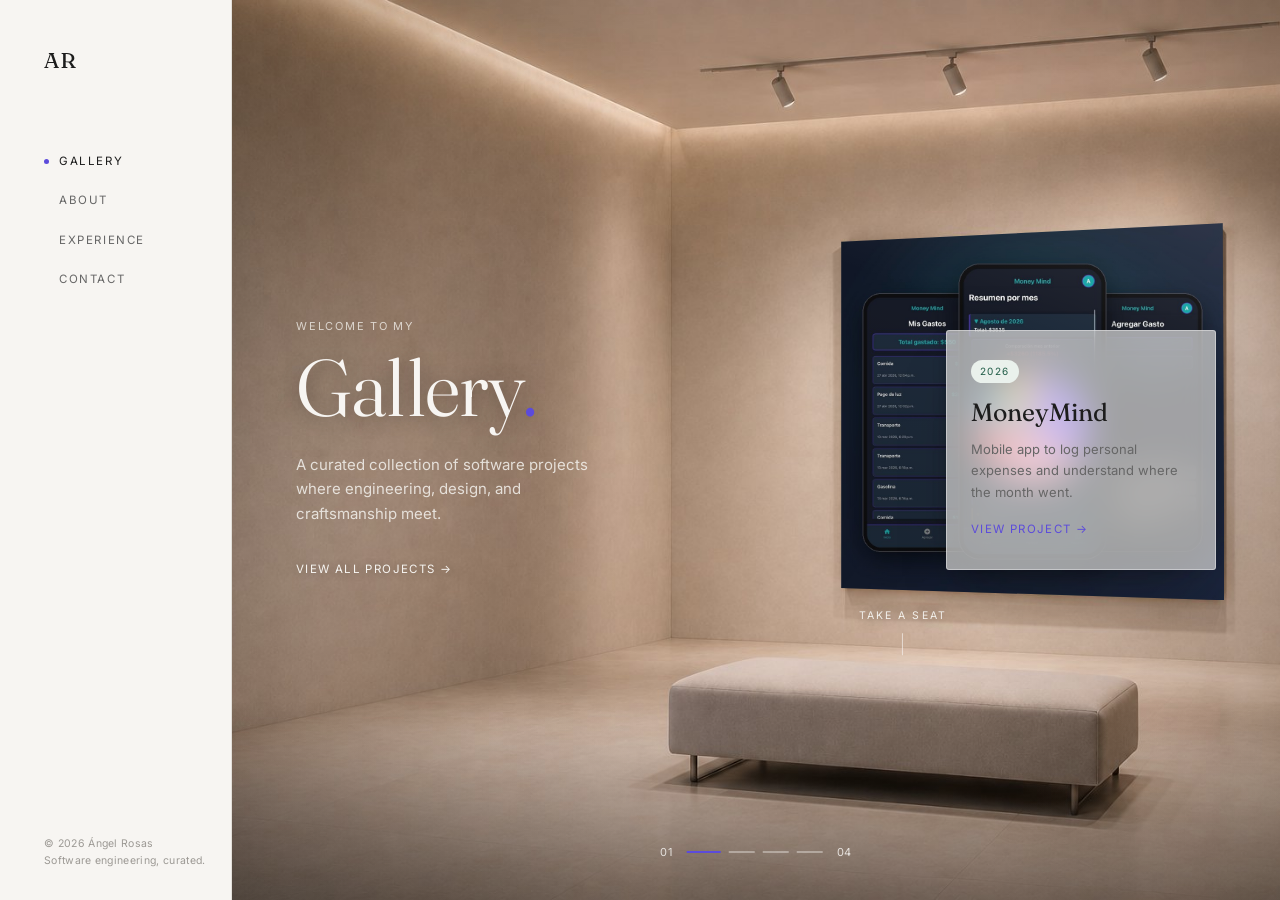
<file: index.html>
<!DOCTYPE html>
<html lang="en">
<head>
<meta charset="UTF-8">
<meta name="viewport" content="width=device-width, initial-scale=1.0">
<title>Ángel Rosas — Gallery</title>
<meta name="description" content="A curated collection of software projects where engineering, design, and craftsmanship meet.">
<link rel="icon" type="image/svg+xml" href="assets/icons/favicon.svg">

<link rel="preconnect" href="https://fonts.googleapis.com">
<link rel="preconnect" href="https://fonts.gstatic.com" crossorigin>
<link href="https://fonts.googleapis.com/css2?family=Fraunces:opsz,wght@9..144,300;9..144,340;9..144,400;9..144,500&family=Inter:wght@400;500;600&display=swap" rel="stylesheet">

<link rel="stylesheet" href="css/reset.css">
<link rel="stylesheet" href="css/variables.css">
<link rel="stylesheet" href="css/typography.css">
<link rel="stylesheet" href="css/layout.css">
<link rel="stylesheet" href="css/components.css">
<link rel="stylesheet" href="css/pages.css">
<link rel="stylesheet" href="css/animations.css">
</head>
<body data-page="home">

<header class="topbar" id="shell-topbar"></header>
<nav class="topbar-menu" id="shell-topbar-menu"></nav>

<div class="shell">
  <aside class="sidebar" id="shell-sidebar"></aside>

  <main class="main">
    <!--
      HERO — two scenes, one room
      ---------------------------------------------------------
      1. ENTRANCE  (data-view="entrance")
         The museum photo (assets/images/hero-scene.jpg) with the
         introduction on top. Click the bench — or wait ~10 seconds —
         to take a seat.

      2. SEATED    (data-view="seated")
         A point of view from the bench, looking at the painting
         (assets/images/pov-scene.jpg). The project is described on
         the wall like in a museum: wall lettering on the left, an
         object label on the right. If the visitor does not click,
         the tour moves to the next painting every few seconds and
         loops forever. A click pins the current painting so it can
         be read; another click resumes the tour.

      Timing, states and content: js/hero-tour.js
      Geometry (aligning the artwork, bench and labels with the
      photos at any window size): js/hero-scene.js
    -->
    <section class="hero-scene" id="heroScene" data-view="entrance">

      <!-- ============ 1. ENTRANCE ============ -->
      <div class="hero-layer hero-layer--entrance" id="layerEntrance">
        <img
          class="hero-scene__image"
          id="heroSceneImage"
          src="assets/images/hero-scene.jpg"
          alt="A minimalist museum gallery room with a large abstract painting hung on the wall, a bench, and soft track lighting."
        >

        <div class="hero-scene__scrim hero-scene__scrim--left" aria-hidden="true"></div>
        <div class="hero-scene__scrim hero-scene__scrim--right" aria-hidden="true"></div>
        <div class="hero-scene__scrim hero-scene__scrim--bottom" aria-hidden="true"></div>

        <!-- Sits exactly over the canvas in the photo (js/hero-scene.js). -->
        <div class="hero-scene__artwork" id="heroArtwork"></div>

        <!-- Invisible hit area shaped like the bench. -->
        <button class="bench-seat" id="benchSeat" type="button" aria-label="Take a seat in front of the painting"></button>
        <span class="bench-hint" id="benchHint" aria-hidden="true">Take a seat</span>

        <div class="hero-scene__content">
          <div class="hero-left">
            <p class="eyebrow">Welcome to my</p>
            <h1>Gallery<span class="dot-accent">.</span></h1>
            <p>A curated collection of software projects where engineering, design, and craftsmanship meet.</p>
            <a class="btn-min" href="gallery.html">View all projects →</a>
          </div>

          <div class="hero-right" id="heroInfo"></div>
        </div>
      </div>

      <!-- ============ 2. SEATED (point of view) ============ -->
      <div class="hero-layer hero-layer--pov" id="layerPov" aria-hidden="true">
        <img
          class="pov-image"
          id="povImage"
          src="assets/images/pov-scene.jpg"
          alt=""
        >
        <div class="pov-shade" aria-hidden="true"></div>

        <div class="hero-scene__artwork pov-artwork" id="povArtwork"></div>

        <!-- Wall lettering (left) and object label (right). In "docked"
             mode (small windows) js/hero-scene.js stops anchoring them
             to the wall and CSS lays them out along the bottom. -->
        <div class="pov-captions">
          <div class="pov-vinyl" id="povVinyl"></div>
          <aside class="pov-label" id="povLabel" aria-live="polite"></aside>
        </div>

        <button class="pov-stand" id="standUp" type="button">↑ Stand up</button>
      </div>

      <!-- Shared by both scenes -->
      <div class="room-indicator">
        <span id="roomLabelCurrent">01</span>
        <div class="dots-track" id="heroDots"></div>
        <span id="roomLabelTotal">04</span>
        <span class="tour-state" id="tourState" aria-live="polite"></span>
      </div>
    </section>
  </main>
</div>

<script type="module" src="js/main.js"></script>
</body>
</html>
</file>
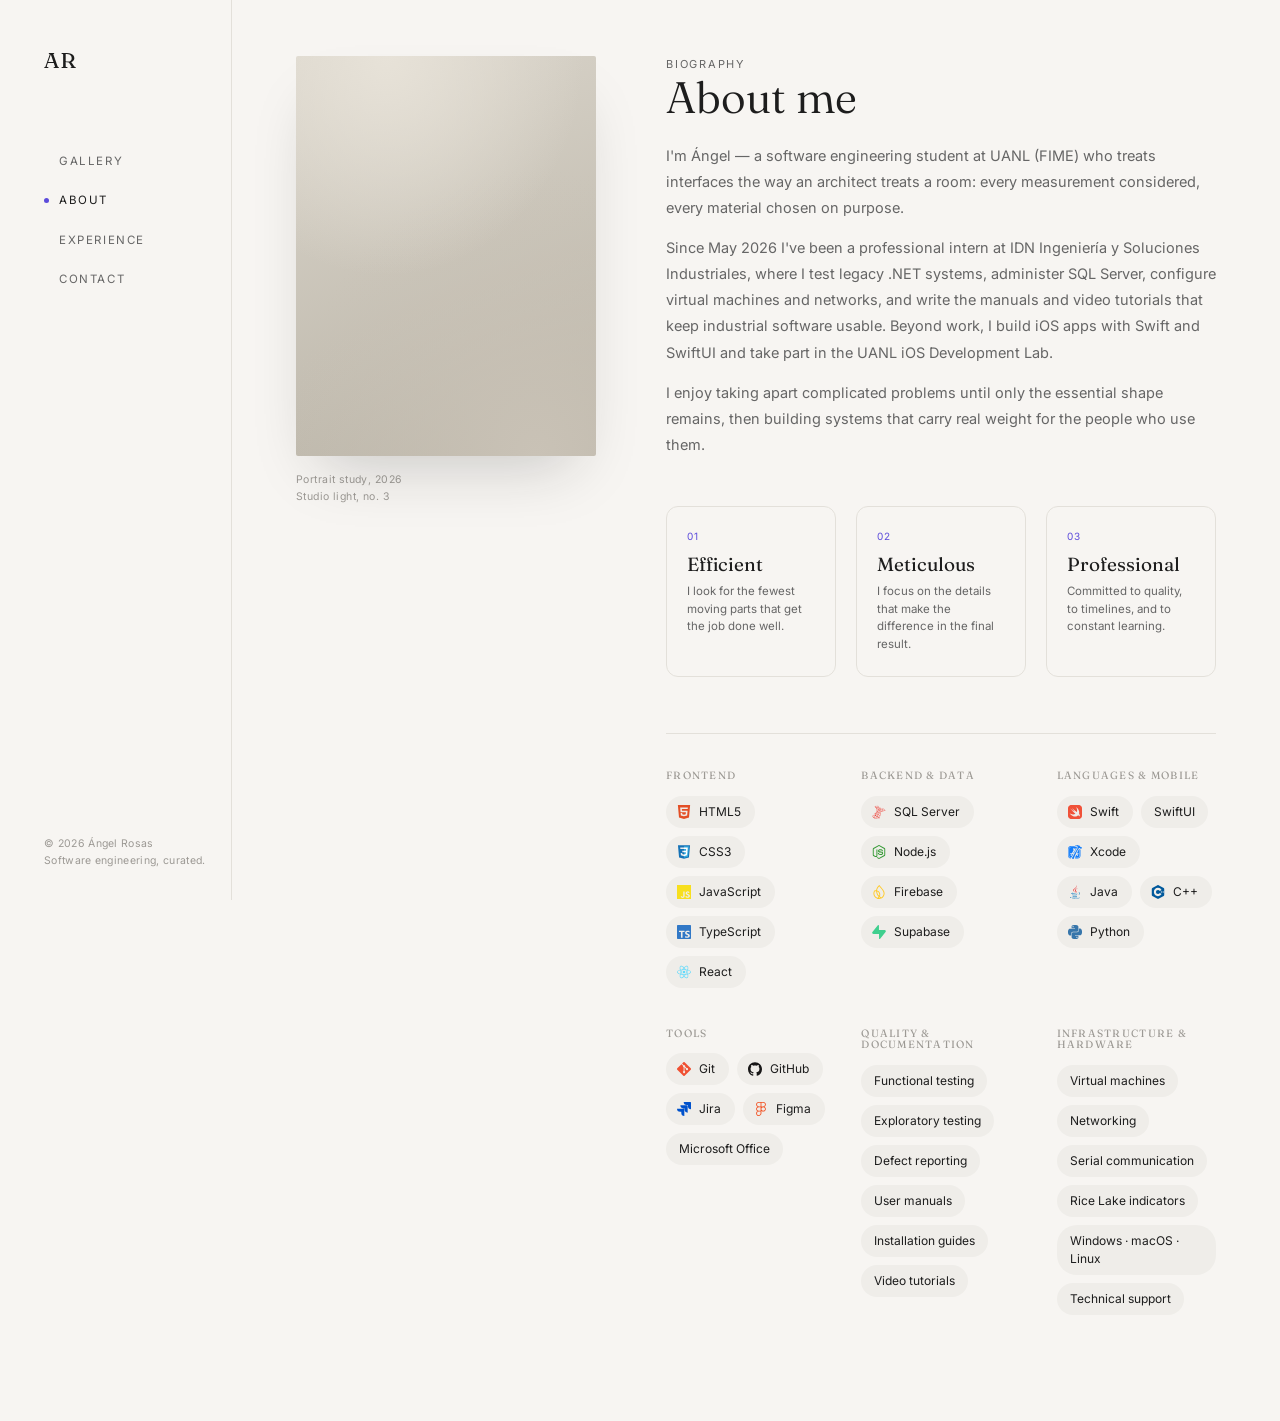
<file: about.html>
<!DOCTYPE html>
<html lang="en">
<head>
<meta charset="UTF-8">
<meta name="viewport" content="width=device-width, initial-scale=1.0">
<title>About — Ángel Rosas</title>
<meta name="description" content="Software engineer building interfaces the way an architect designs a room.">
<link rel="icon" type="image/svg+xml" href="assets/icons/favicon.svg">

<link rel="preconnect" href="https://fonts.googleapis.com">
<link rel="preconnect" href="https://fonts.gstatic.com" crossorigin>
<link href="https://fonts.googleapis.com/css2?family=Fraunces:opsz,wght@9..144,300;9..144,340;9..144,400;9..144,500&family=Inter:wght@400;500;600&display=swap" rel="stylesheet">

<link rel="stylesheet" href="css/reset.css">
<link rel="stylesheet" href="css/variables.css">
<link rel="stylesheet" href="css/typography.css">
<link rel="stylesheet" href="css/layout.css">
<link rel="stylesheet" href="css/components.css">
<link rel="stylesheet" href="css/pages.css">
<link rel="stylesheet" href="css/animations.css">
</head>
<body data-page="about">

<header class="topbar" id="shell-topbar"></header>
<nav class="topbar-menu" id="shell-topbar-menu"></nav>

<div class="shell">
  <aside class="sidebar" id="shell-sidebar"></aside>

  <main class="main">
    <div class="room">
      <div class="about-grid">

        <div>
          <!-- Placeholder portrait (CSS gradient). Swap for a real
               photo via assets/images/ — see the comment in
               css/pages.css under .portrait-frame. -->
          <div class="portrait-frame" id="portraitFrame"></div>
          <p class="portrait-cap">Portrait study, 2026<br>Studio light, no. 3</p>
        </div>

        <div class="about-right">
          <p class="eyebrow">Biography</p>
          <h2>About me</h2>
          <div class="about-bio">
            <p>I'm Ángel — a software engineering student at UANL (FIME) who treats interfaces the way an architect treats a room: every measurement considered, every material chosen on purpose.</p>
            <p>Since May 2026 I've been a professional intern at IDN Ingeniería y Soluciones Industriales, where I test legacy .NET systems, administer SQL Server, configure virtual machines and networks, and write the manuals and video tutorials that keep industrial software usable. Beyond work, I build iOS apps with Swift and SwiftUI and take part in the UANL iOS Development Lab.</p>
            <p>I enjoy taking apart complicated problems until only the essential shape remains, then building systems that carry real weight for the people who use them.</p>
          </div>

          <div class="plaques">
            <div class="plaque">
              <div class="p-index">01</div>
              <h4>Efficient</h4>
              <p>I look for the fewest moving parts that get the job done well.</p>
            </div>
            <div class="plaque">
              <div class="p-index">02</div>
              <h4>Meticulous</h4>
              <p>I focus on the details that make the difference in the final result.</p>
            </div>
            <div class="plaque">
              <div class="p-index">03</div>
              <h4>Professional</h4>
              <p>Committed to quality, to timelines, and to constant learning.</p>
            </div>
          </div>

          <div class="skills-wrap">
            <div class="skill-cat">
              <h5>Frontend</h5>
              <div class="skill-tags">
                <span class="skill-tag"><img class="tech-icon" src="assets/icons/tech/tech-color/html5.svg" alt="">HTML5</span>
                <span class="skill-tag"><img class="tech-icon" src="assets/icons/tech/tech-color/css3.svg" alt="">CSS3</span>
                <span class="skill-tag"><img class="tech-icon" src="assets/icons/tech/tech-color/javascript.svg" alt="">JavaScript</span>
                <span class="skill-tag"><img class="tech-icon" src="assets/icons/tech/tech-color/typescript.svg" alt="">TypeScript</span>
                <span class="skill-tag"><img class="tech-icon" src="assets/icons/tech/tech-color/react.svg" alt="">React</span>
              </div>
            </div>
            <div class="skill-cat">
              <h5>Backend &amp; Data</h5>
              <div class="skill-tags">
                <span class="skill-tag"><img class="tech-icon" src="assets/icons/tech/tech-color/sqlserver.svg" alt="">SQL Server</span>
                <span class="skill-tag"><img class="tech-icon" src="assets/icons/tech/tech-color/nodedotjs.svg" alt="">Node.js</span>
                <span class="skill-tag"><img class="tech-icon" src="assets/icons/tech/tech-color/firebase.svg" alt="">Firebase</span>
                <span class="skill-tag"><img class="tech-icon" src="assets/icons/tech/tech-color/supabase.svg" alt="">Supabase</span>
              </div>
            </div>
            <div class="skill-cat">
              <h5>Languages &amp; Mobile</h5>
              <div class="skill-tags">
                <span class="skill-tag"><img class="tech-icon" src="assets/icons/tech/tech-color/swift.svg" alt="">Swift</span>
                <span class="skill-tag skill-tag--plain">SwiftUI</span>
                <span class="skill-tag"><img class="tech-icon" src="assets/icons/tech/tech-color/xcode.svg" alt="">Xcode</span>
                <span class="skill-tag"><img class="tech-icon" src="assets/icons/tech/tech-color/java.svg" alt="">Java</span>
                <span class="skill-tag"><img class="tech-icon" src="assets/icons/tech/tech-color/cplusplus.svg" alt="">C++</span>
                <span class="skill-tag"><img class="tech-icon" src="assets/icons/tech/tech-color/python.svg" alt="">Python</span>
              </div>
            </div>
            <div class="skill-cat">
              <h5>Tools</h5>
              <div class="skill-tags">
                <span class="skill-tag"><img class="tech-icon" src="assets/icons/tech/tech-color/git.svg" alt="">Git</span>
                <span class="skill-tag"><img class="tech-icon" src="assets/icons/tech/tech-color/github.svg" alt="">GitHub</span>
                <span class="skill-tag"><img class="tech-icon" src="assets/icons/tech/tech-color/jira.svg" alt="">Jira</span>
                <span class="skill-tag"><img class="tech-icon" src="assets/icons/tech/tech-color/figma.svg" alt="">Figma</span>
                <span class="skill-tag skill-tag--plain">Microsoft Office</span>
              </div>
            </div>
            <div class="skill-cat">
              <h5>Quality &amp; Documentation</h5>
              <div class="skill-tags">
                <span class="skill-tag skill-tag--plain">Functional testing</span>
                <span class="skill-tag skill-tag--plain">Exploratory testing</span>
                <span class="skill-tag skill-tag--plain">Defect reporting</span>
                <span class="skill-tag skill-tag--plain">User manuals</span>
                <span class="skill-tag skill-tag--plain">Installation guides</span>
                <span class="skill-tag skill-tag--plain">Video tutorials</span>
              </div>
            </div>
            <div class="skill-cat">
              <h5>Infrastructure &amp; Hardware</h5>
              <div class="skill-tags">
                <span class="skill-tag skill-tag--plain">Virtual machines</span>
                <span class="skill-tag skill-tag--plain">Networking</span>
                <span class="skill-tag skill-tag--plain">Serial communication</span>
                <span class="skill-tag skill-tag--plain">Rice Lake indicators</span>
                <span class="skill-tag skill-tag--plain">Windows · macOS · Linux</span>
                <span class="skill-tag skill-tag--plain">Technical support</span>
              </div>
            </div>
          </div>
        </div>
      </div>
    </div>
  </main>
</div>

<script type="module" src="js/main.js"></script>
</body>
</html>
</file>
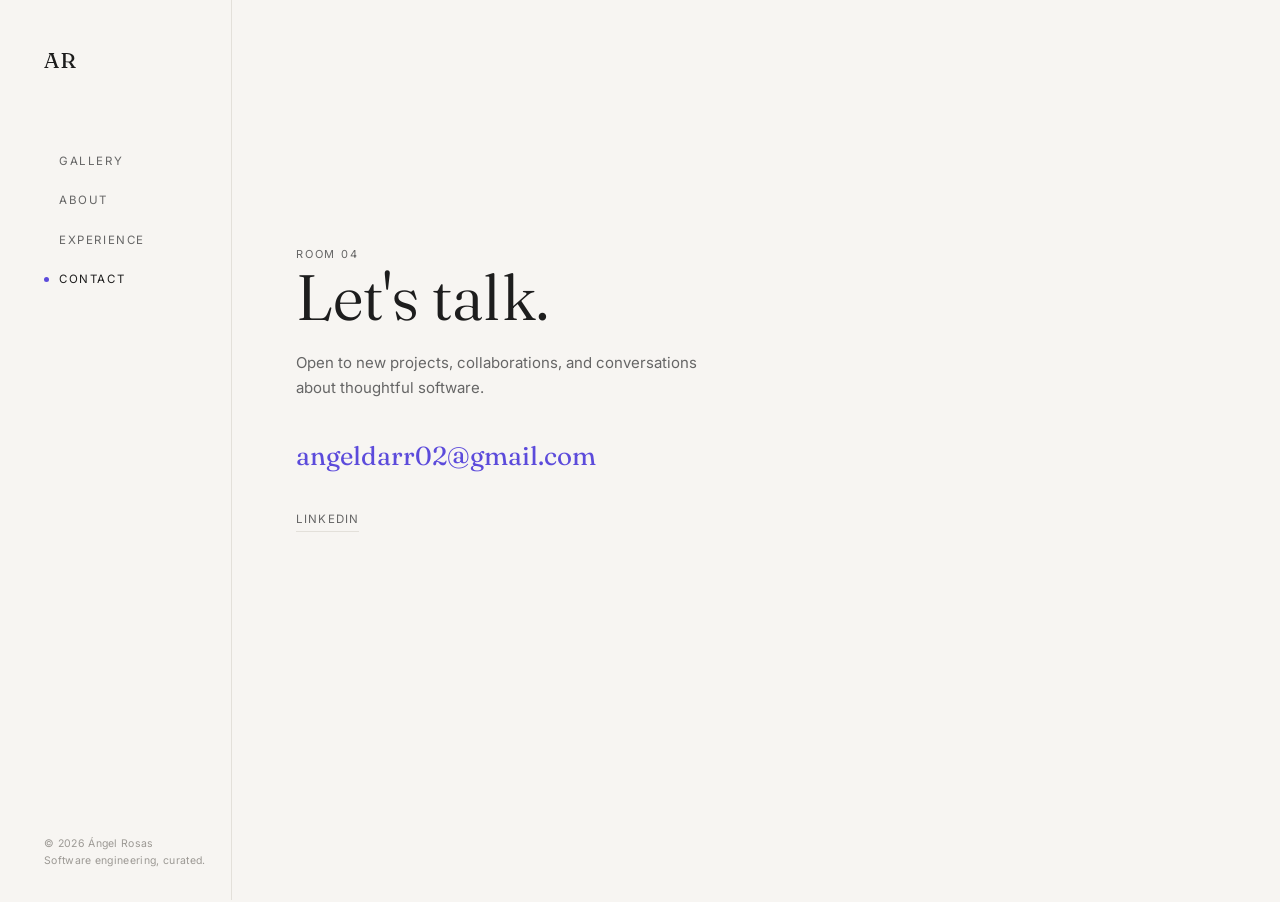
<file: contact.html>
<!DOCTYPE html>
<html lang="en">
<head>
<meta charset="UTF-8">
<meta name="viewport" content="width=device-width, initial-scale=1.0">
<title>Contact — Ángel Rosas</title>
<meta name="description" content="Open to new projects, collaborations, and conversations about thoughtful software.">
<link rel="icon" type="image/svg+xml" href="assets/icons/favicon.svg">

<link rel="preconnect" href="https://fonts.googleapis.com">
<link rel="preconnect" href="https://fonts.gstatic.com" crossorigin>
<link href="https://fonts.googleapis.com/css2?family=Fraunces:opsz,wght@9..144,300;9..144,340;9..144,400;9..144,500&family=Inter:wght@400;500;600&display=swap" rel="stylesheet">

<link rel="stylesheet" href="css/reset.css">
<link rel="stylesheet" href="css/variables.css">
<link rel="stylesheet" href="css/typography.css">
<link rel="stylesheet" href="css/layout.css">
<link rel="stylesheet" href="css/components.css">
<link rel="stylesheet" href="css/pages.css">
<link rel="stylesheet" href="css/animations.css">
</head>
<body data-page="contact">

<header class="topbar" id="shell-topbar"></header>
<nav class="topbar-menu" id="shell-topbar-menu"></nav>

<div class="shell">
  <aside class="sidebar" id="shell-sidebar"></aside>

  <main class="main">
    <div class="room">
      <div class="contact-wrap">
        <p class="eyebrow">Room 04</p>
        <h2>Let's talk.</h2>
        <p class="lead">Open to new projects, collaborations, and conversations about thoughtful software.</p>
        <a class="contact-email" href="mailto:angeldarr02@gmail.com">angeldarr02@gmail.com</a>
        <div class="contact-links">
          <a href="https://www.linkedin.com/in/%C3%A1ngel-rosas-52242031a" target="_blank" rel="noopener">LinkedIn</a>
        </div>
      </div>
    </div>
  </main>
</div>

<script type="module" src="js/main.js"></script>
</body>
</html>
</file>
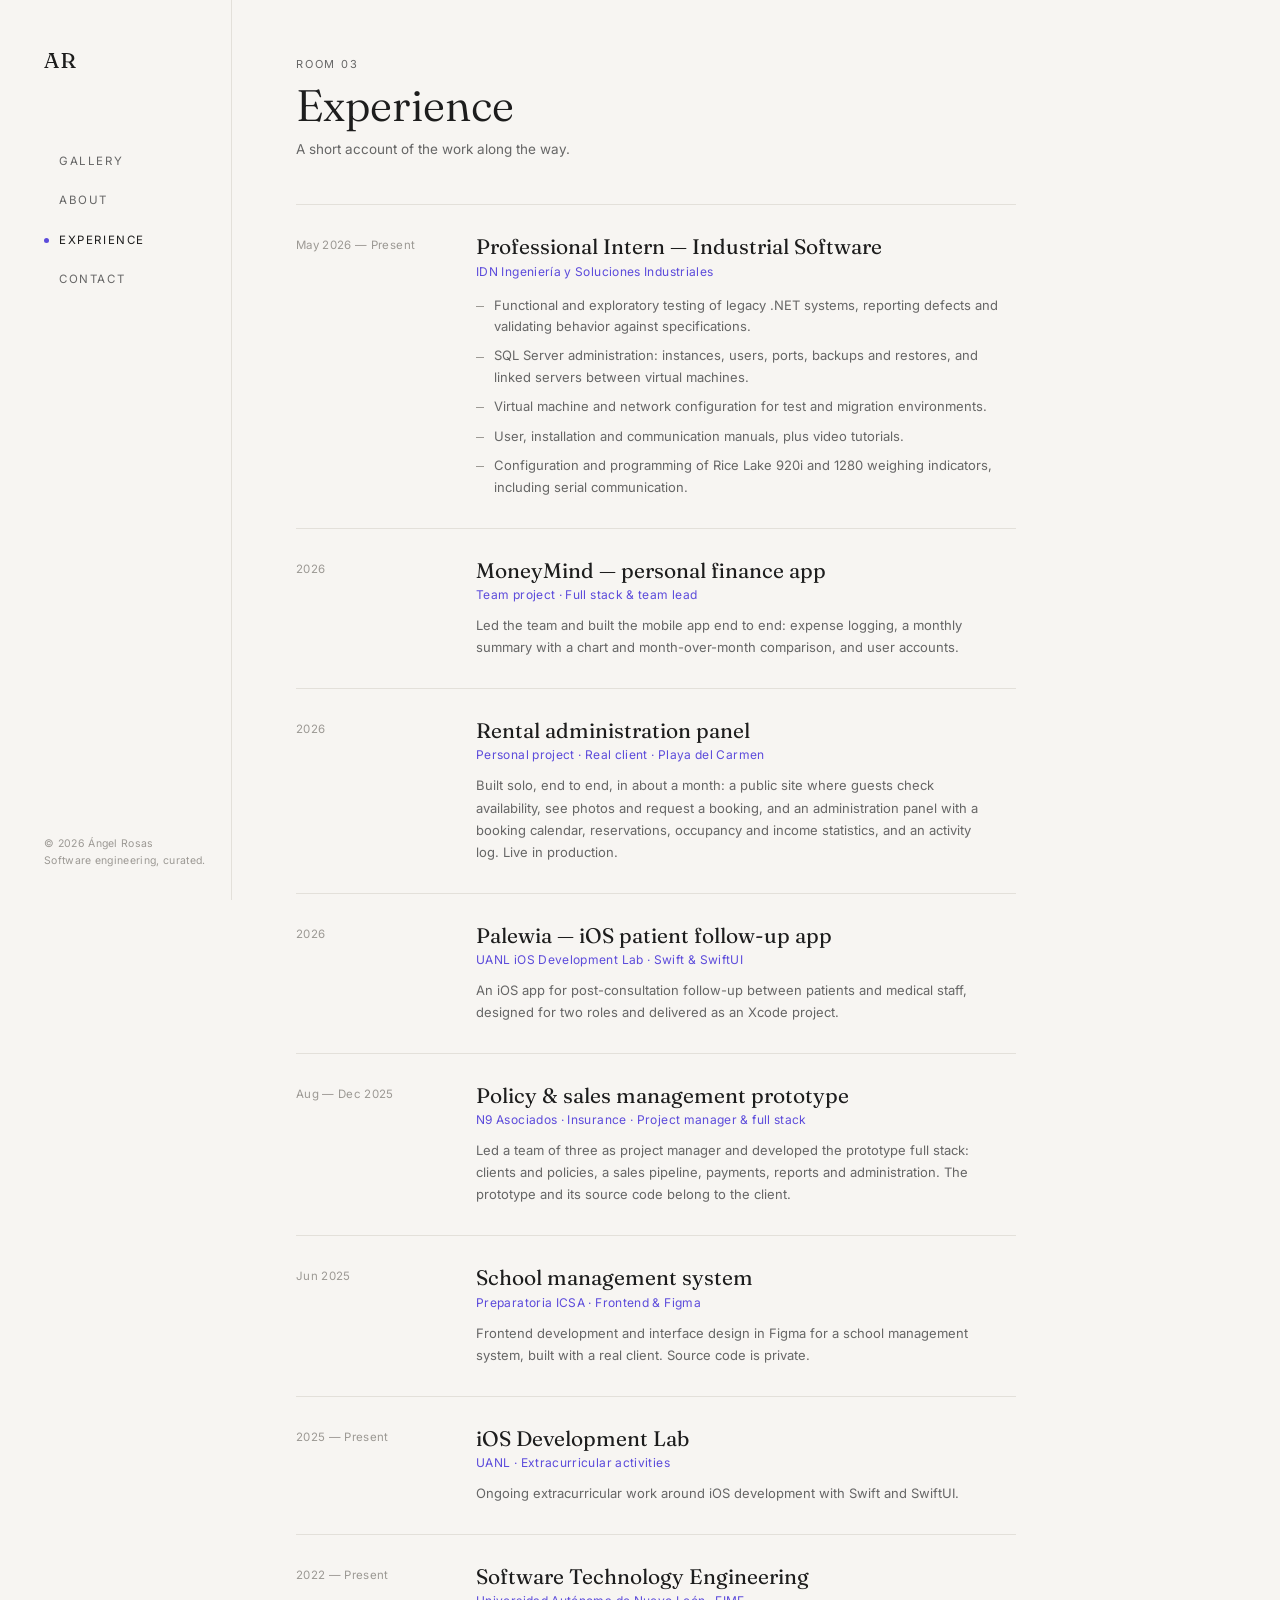
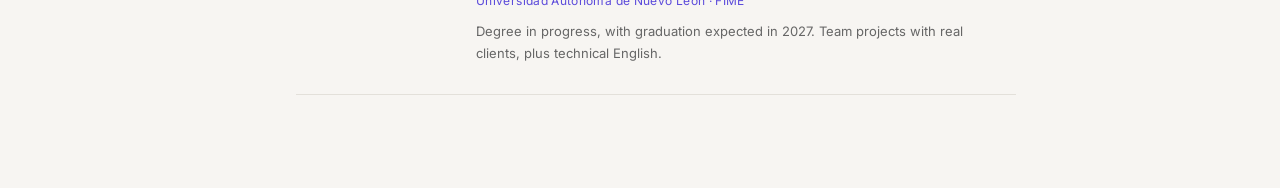
<file: experience.html>
<!DOCTYPE html>
<html lang="en">
<head>
<meta charset="UTF-8">
<meta name="viewport" content="width=device-width, initial-scale=1.0">
<title>Experience — Ángel Rosas</title>
<meta name="description" content="A short account of the work along the way.">
<link rel="icon" type="image/svg+xml" href="assets/icons/favicon.svg">

<link rel="preconnect" href="https://fonts.googleapis.com">
<link rel="preconnect" href="https://fonts.gstatic.com" crossorigin>
<link href="https://fonts.googleapis.com/css2?family=Fraunces:opsz,wght@9..144,300;9..144,340;9..144,400;9..144,500&family=Inter:wght@400;500;600&display=swap" rel="stylesheet">

<link rel="stylesheet" href="css/reset.css">
<link rel="stylesheet" href="css/variables.css">
<link rel="stylesheet" href="css/typography.css">
<link rel="stylesheet" href="css/layout.css">
<link rel="stylesheet" href="css/components.css">
<link rel="stylesheet" href="css/pages.css">
<link rel="stylesheet" href="css/animations.css">
</head>
<body data-page="experience">

<header class="topbar" id="shell-topbar"></header>
<nav class="topbar-menu" id="shell-topbar-menu"></nav>

<div class="shell">
  <aside class="sidebar" id="shell-sidebar"></aside>

  <main class="main">
    <div class="room">
      <div class="room-head">
        <div>
          <p class="eyebrow">Room 03</p>
          <h2>Experience</h2>
          <p class="desc">A short account of the work along the way.</p>
        </div>
      </div>

      <div class="timeline">

        <div class="tl-item">
          <div class="tl-date">May 2026 — Present</div>
          <div class="tl-role">
            <h4>Professional Intern — Industrial Software</h4>
            <div class="tl-org">IDN Ingeniería y Soluciones Industriales</div>
            <ul class="tl-points">
              <li>Functional and exploratory testing of legacy .NET systems, reporting defects and validating behavior against specifications.</li>
              <li>SQL Server administration: instances, users, ports, backups and restores, and linked servers between virtual machines.</li>
              <li>Virtual machine and network configuration for test and migration environments.</li>
              <li>User, installation and communication manuals, plus video tutorials.</li>
              <li>Configuration and programming of Rice Lake 920i and 1280 weighing indicators, including serial communication.</li>
            </ul>
          </div>
        </div>

        <div class="tl-item">
          <div class="tl-date">2026</div>
          <div class="tl-role">
            <h4>MoneyMind — personal finance app</h4>
            <div class="tl-org">Team project · Full stack &amp; team lead</div>
            <p>Led the team and built the mobile app end to end: expense logging, a monthly summary with a chart and month-over-month comparison, and user accounts.</p>
          </div>
        </div>

        <div class="tl-item">
          <div class="tl-date">2026</div>
          <div class="tl-role">
            <h4>Rental administration panel</h4>
            <div class="tl-org">Personal project · Real client · Playa del Carmen</div>
            <p>Built solo, end to end, in about a month: a public site where guests check availability, see photos and request a booking, and an administration panel with a booking calendar, reservations, occupancy and income statistics, and an activity log. Live in production.</p>
          </div>
        </div>

        <div class="tl-item">
          <div class="tl-date">2026</div>
          <div class="tl-role">
            <h4>Palewia — iOS patient follow-up app</h4>
            <div class="tl-org">UANL iOS Development Lab · Swift &amp; SwiftUI</div>
            <p>An iOS app for post-consultation follow-up between patients and medical staff, designed for two roles and delivered as an Xcode project.</p>
          </div>
        </div>

        <div class="tl-item">
          <div class="tl-date">Aug — Dec 2025</div>
          <div class="tl-role">
            <h4>Policy &amp; sales management prototype</h4>
            <div class="tl-org">N9 Asociados · Insurance · Project manager &amp; full stack</div>
            <p>Led a team of three as project manager and developed the prototype full stack: clients and policies, a sales pipeline, payments, reports and administration. The prototype and its source code belong to the client.</p>
          </div>
        </div>

        <div class="tl-item">
          <div class="tl-date">Jun 2025</div>
          <div class="tl-role">
            <h4>School management system</h4>
            <div class="tl-org">Preparatoria ICSA · Frontend &amp; Figma</div>
            <p>Frontend development and interface design in Figma for a school management system, built with a real client. Source code is private.</p>
          </div>
        </div>

        <div class="tl-item">
          <div class="tl-date">2025 — Present</div>
          <div class="tl-role">
            <h4>iOS Development Lab</h4>
            <div class="tl-org">UANL · Extracurricular activities</div>
            <p>Ongoing extracurricular work around iOS development with Swift and SwiftUI.</p>
          </div>
        </div>

        <div class="tl-item">
          <div class="tl-date">2022 — Present</div>
          <div class="tl-role">
            <h4>Software Technology Engineering</h4>
            <div class="tl-org">Universidad Autónoma de Nuevo León · FIME</div>
            <p>Degree in progress, with graduation expected in 2027. Team projects with real clients, plus technical English.</p>
          </div>
        </div>

      </div>
    </div>
  </main>
</div>

<script type="module" src="js/main.js"></script>
</body>
</html>
</file>
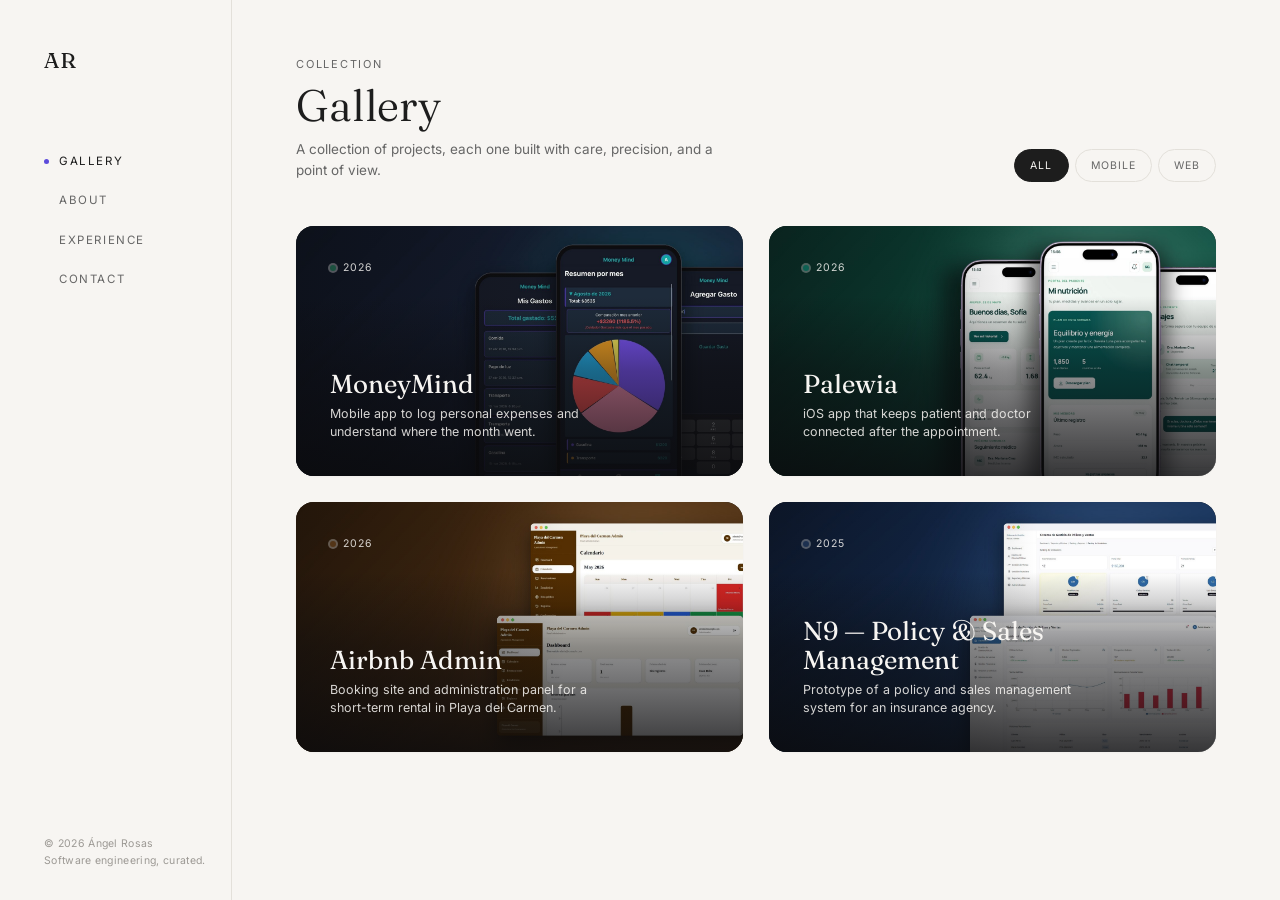
<file: gallery.html>
<!DOCTYPE html>
<html lang="en">
<head>
<meta charset="UTF-8">
<meta name="viewport" content="width=device-width, initial-scale=1.0">
<title>Gallery — Ángel Rosas</title>
<meta name="description" content="A collection of projects, each one built with care, precision, and a point of view.">
<link rel="icon" type="image/svg+xml" href="assets/icons/favicon.svg">

<link rel="preconnect" href="https://fonts.googleapis.com">
<link rel="preconnect" href="https://fonts.gstatic.com" crossorigin>
<link href="https://fonts.googleapis.com/css2?family=Fraunces:opsz,wght@9..144,300;9..144,340;9..144,400;9..144,500&family=Inter:wght@400;500;600&display=swap" rel="stylesheet">

<link rel="stylesheet" href="css/reset.css">
<link rel="stylesheet" href="css/variables.css">
<link rel="stylesheet" href="css/typography.css">
<link rel="stylesheet" href="css/layout.css">
<link rel="stylesheet" href="css/components.css">
<link rel="stylesheet" href="css/pages.css">
<link rel="stylesheet" href="css/animations.css">
</head>
<body data-page="gallery">

<header class="topbar" id="shell-topbar"></header>
<nav class="topbar-menu" id="shell-topbar-menu"></nav>

<div class="shell">
  <aside class="sidebar" id="shell-sidebar"></aside>

  <main class="main">
    <div class="room">
      <div class="room-head">
        <div>
          <p class="eyebrow">Collection</p>
          <h2>Gallery</h2>
          <p class="desc">A collection of projects, each one built with care, precision, and a point of view.</p>
        </div>
        <!-- Filter buttons rendered by js/gallery.js (initGalleryGrid) -->
        <div class="filters" id="filterBar"></div>
      </div>

      <!-- Project cards rendered by js/gallery.js (initGalleryGrid),
           reading from the PROJECTS array in js/gallery.js -->
      <div class="grid" id="galleryGrid"></div>
    </div>
  </main>
</div>

<script type="module" src="js/main.js"></script>
</body>
</html>
</file>
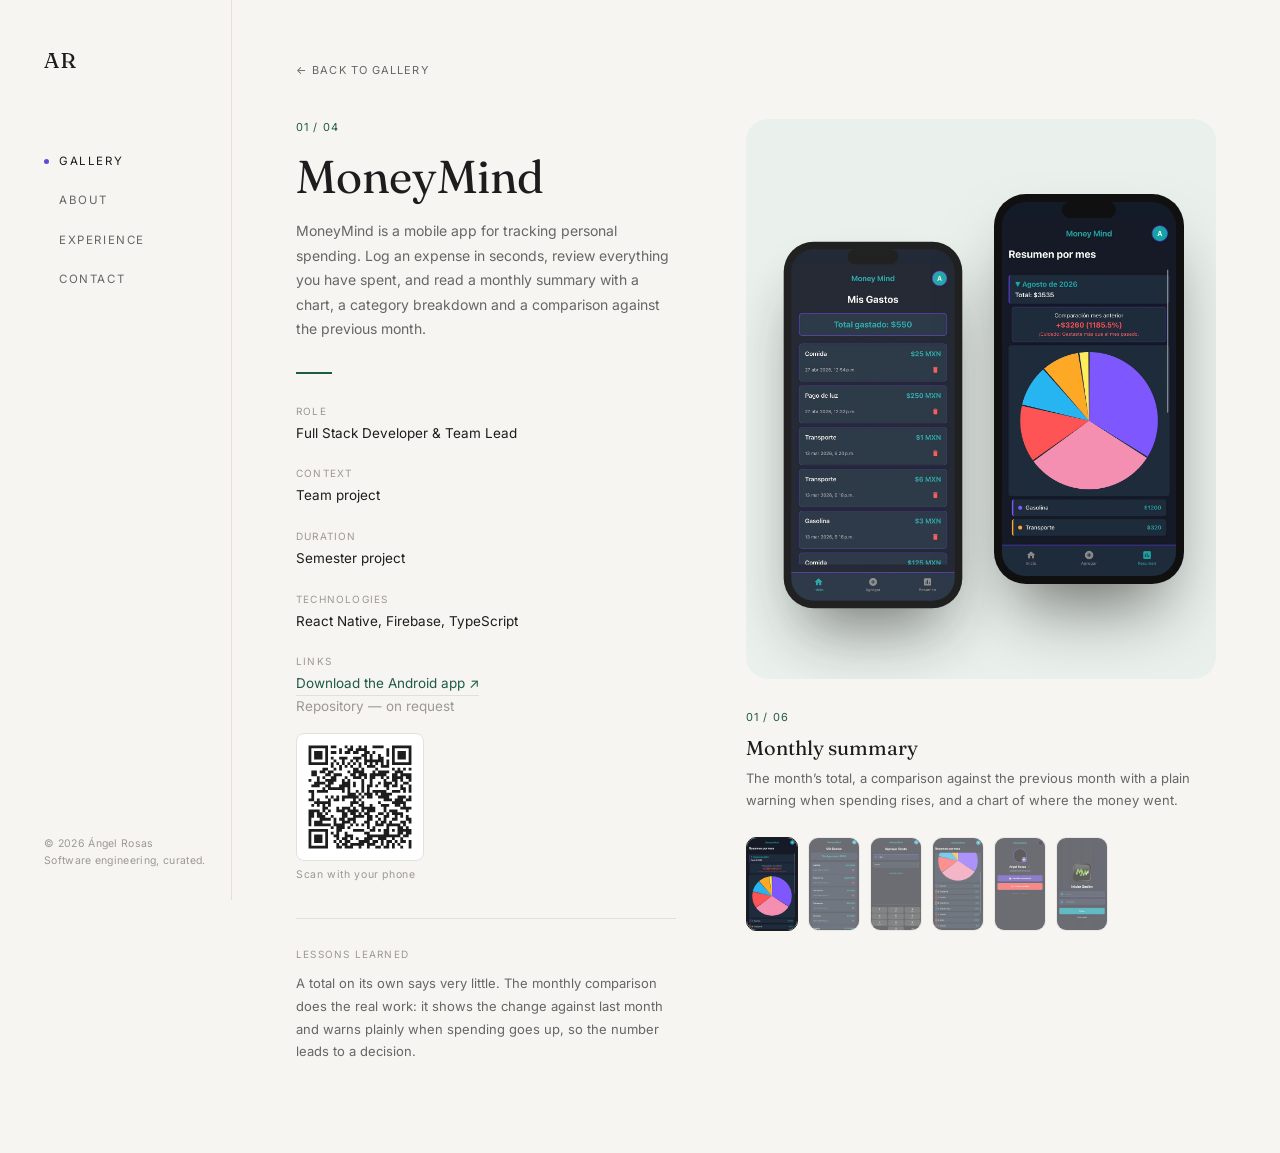
<file: project.html>
<!DOCTYPE html>
<html lang="en">
<head>
<meta charset="UTF-8">
<meta name="viewport" content="width=device-width, initial-scale=1.0">
<title>Project — Ángel Rosas</title>
<link rel="icon" type="image/svg+xml" href="assets/icons/favicon.svg">

<link rel="preconnect" href="https://fonts.googleapis.com">
<link rel="preconnect" href="https://fonts.gstatic.com" crossorigin>
<link href="https://fonts.googleapis.com/css2?family=Fraunces:opsz,wght@9..144,300;9..144,340;9..144,400;9..144,500&family=Inter:wght@400;500;600&display=swap" rel="stylesheet">

<link rel="stylesheet" href="css/reset.css">
<link rel="stylesheet" href="css/variables.css">
<link rel="stylesheet" href="css/typography.css">
<link rel="stylesheet" href="css/layout.css">
<link rel="stylesheet" href="css/components.css">
<link rel="stylesheet" href="css/pages.css">
<link rel="stylesheet" href="css/animations.css">
</head>
<body data-page="project">

<header class="topbar" id="shell-topbar"></header>
<nav class="topbar-menu" id="shell-topbar-menu"></nav>

<div class="shell">
  <aside class="sidebar" id="shell-sidebar"></aside>

  <main class="main">
    <!--
      This entire room is rendered by js/gallery.js (initProjectDetail),
      based on the ?id=<project-id> query parameter, e.g.
      project.html?id=moneymind — see the PROJECTS array in
      js/gallery.js for available ids and their fields.
    -->
    <div class="room" id="projectRoom"></div>
  </main>
</div>

<script type="module" src="js/main.js"></script>
</body>
</html>
</file>
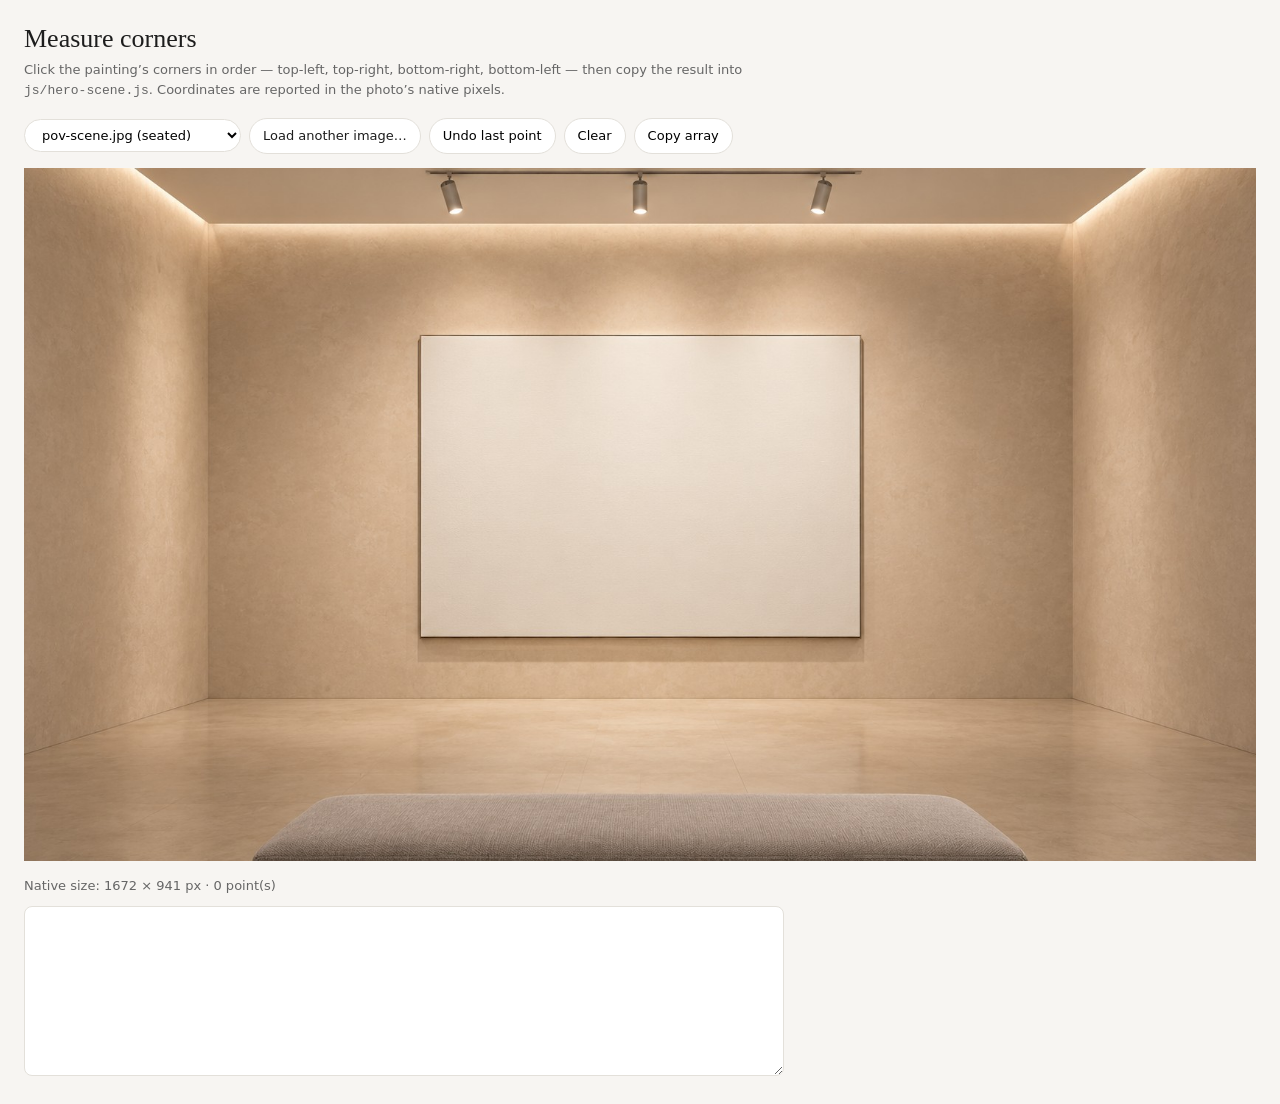
<file: tools/measure-corners.html>
<!DOCTYPE html>
<html lang="en">
<head>
<meta charset="UTF-8">
<meta name="viewport" content="width=device-width, initial-scale=1.0">
<title>Measure corners — dev tool</title>
<!--
  DEV TOOL (not linked from the site)
  ---------------------------------------------------------------
  Use it after replacing assets/images/hero-scene.jpg or
  assets/images/pov-scene.jpg:

    1. Serve the project (Live Server) and open /tools/measure-corners.html
    2. Pick the photo (or load any image from your computer).
    3. Click the painting's corners in this order:
         top-left → top-right → bottom-right → bottom-left
       (for the bench outline, click as many points as you like, in order)
    4. Copy the array and paste it into js/hero-scene.js
       (ENTRANCE.artwork, ENTRANCE.bench or POV.artwork).

  Coordinates are in the photo's NATIVE pixels, whatever size it is
  shown at here — exactly what hero-scene.js expects.
-->
<style>
  :root { --ink: #1D1D1D; --soft: #666; --line: #E3E0DA; --violet: #5C4BDB; }
  * { box-sizing: border-box; margin: 0; padding: 0; }
  body { font: 13px/1.5 Inter, system-ui, sans-serif; color: var(--ink); background: #F7F5F2; padding: 24px; }
  h1 { font: 400 26px Georgia, serif; }
  p.lead { color: var(--soft); margin: 6px 0 18px; max-width: 760px; }
  .bar { display: flex; flex-wrap: wrap; gap: 8px; align-items: center; margin-bottom: 14px; }
  button, select, label.file {
    font: inherit; padding: 7px 13px; border-radius: 20px; border: 1px solid var(--line);
    background: #fff; cursor: pointer;
  }
  button:hover, label.file:hover { border-color: var(--ink); }
  label.file input { display: none; }
  .stage { position: relative; display: inline-block; max-width: 100%; cursor: crosshair; }
  .stage img { display: block; max-width: 100%; height: auto; user-select: none; }
  .stage svg { position: absolute; inset: 0; width: 100%; height: 100%; pointer-events: none; }
  .info { margin: 10px 0; color: var(--soft); }
  textarea { width: 100%; max-width: 760px; height: 170px; font: 12px/1.5 ui-monospace, Menlo, monospace; padding: 12px; border: 1px solid var(--line); border-radius: 8px; background: #fff; }
</style>
</head>
<body>
  <h1>Measure corners</h1>
  <p class="lead">Click the painting’s corners in order — top-left, top-right, bottom-right, bottom-left — then copy the result into <code>js/hero-scene.js</code>. Coordinates are reported in the photo’s native pixels.</p>

  <div class="bar">
    <select id="preset">
      <option value="../assets/images/pov-scene.jpg">pov-scene.jpg (seated)</option>
      <option value="../assets/images/hero-scene.jpg">hero-scene.jpg (entrance)</option>
    </select>
    <label class="file">Load another image…<input type="file" id="file" accept="image/*"></label>
    <button type="button" id="undo">Undo last point</button>
    <button type="button" id="clear">Clear</button>
    <button type="button" id="copy">Copy array</button>
  </div>

  <div class="stage" id="stage">
    <img id="photo" alt="Photo to measure">
    <svg id="marks" xmlns="http://www.w3.org/2000/svg"></svg>
  </div>

  <p class="info" id="info">Native size: —</p>
  <textarea id="out" readonly spellcheck="false"></textarea>

<script>
  const photo = document.getElementById('photo');
  const marks = document.getElementById('marks');
  const out = document.getElementById('out');
  const info = document.getElementById('info');
  let points = [];

  function load(src) {
    points = [];
    photo.src = src;
  }

  function render() {
    const w = photo.naturalWidth;
    const h = photo.naturalHeight;
    marks.setAttribute('viewBox', `0 0 ${w} ${h}`);
    const r = Math.max(w, h) / 220;
    const poly = points.length > 1
      ? `<polygon points="${points.map((p) => `${p.x},${p.y}`).join(' ')}" fill="rgba(92,75,219,.15)" stroke="#5C4BDB" stroke-width="${r / 2}"/>`
      : '';
    const dots = points.map((p, i) => `
      <circle cx="${p.x}" cy="${p.y}" r="${r}" fill="#5C4BDB" stroke="#fff" stroke-width="${r / 3}"/>
      <text x="${p.x + r * 1.6}" y="${p.y - r * 1.2}" font-size="${r * 3}" fill="#fff" stroke="#1D1D1D" stroke-width="${r / 4}" paint-order="stroke">${i + 1}</text>`).join('');
    marks.innerHTML = poly + dots;

    info.textContent = `Native size: ${w} × ${h} px · ${points.length} point(s)`;
    out.value = points.length
      ? `[\n${points.map((p) => `  { x: ${p.x}, y: ${p.y} },`).join('\n')}\n]`
      : '';
  }

  photo.addEventListener('load', render);

  document.getElementById('stage').addEventListener('click', (event) => {
    const rect = photo.getBoundingClientRect();
    const x = Math.round(((event.clientX - rect.left) / rect.width) * photo.naturalWidth);
    const y = Math.round(((event.clientY - rect.top) / rect.height) * photo.naturalHeight);
    points.push({ x, y });
    render();
  });

  document.getElementById('preset').addEventListener('change', (e) => load(e.target.value));
  document.getElementById('file').addEventListener('change', (e) => {
    const file = e.target.files[0];
    if (file) load(URL.createObjectURL(file));
  });
  document.getElementById('undo').addEventListener('click', () => { points.pop(); render(); });
  document.getElementById('clear').addEventListener('click', () => { points = []; render(); });
  document.getElementById('copy').addEventListener('click', async () => {
    try { await navigator.clipboard.writeText(out.value); } catch { out.select(); document.execCommand('copy'); }
  });

  load(document.getElementById('preset').value);
</script>
</body>
</html>
</file>
<file: css/variables.css>
/* ============================================================
   DESIGN TOKENS
   Every color, type, spacing and motion value the template
   uses is defined here. Change the experience by editing
   this file — the rest of the CSS just consumes it.
   ============================================================ */

:root {
  /* ---- Core palette ---- */
  --warm-white: #F7F5F2;
  --concrete: #EFEDE9;
  --concrete-line: #E3E0DA;
  --violet: #5C4BDB;
  --violet-soft: rgba(92, 75, 219, 0.08);
  --ink: #1D1D1D;
  --ink-soft: #666666;
  --ink-faint: #9C9994;
  --paper: #FFFFFF;

  /* ---- Project accent colors ----
     Each project in the collection is assigned one of these.
     Add more pairs here if the collection grows. */
  --emerald: #1E5B45;
  --emerald-soft: #EAF1EC;
  --amber: #8A5A20;
  --amber-soft: #F5EFE3;
  --deepblue: #1F3556;
  --deepblue-soft: #EAEEF4;
  --purple: #4B2E83;
  --purple-soft: #EFEAF6;
  --pine: #0F6B5C;
  --pine-soft: #E4F1EE;
  --walnut: #5B3A1A;
  --walnut-soft: #F2EBE3;

  /* ---- Typography ---- */
  --serif: 'Fraunces', serif;
  --sans: 'Inter', -apple-system, BlinkMacSystemFont, sans-serif;

  /* ---- Motion ---- */
  --ease: cubic-bezier(.4, 0, .2, 1);
  --dur: 520ms;

  /* ---- Layout ---- */
  --sidebar-w: 232px;
  --topbar-h: 0px;   /* becomes 64px when the mobile top bar replaces the sidebar */
}
</file>
<file: css/typography.css>
/* ============================================================
   TYPOGRAPHY
   Two families: an editorial serif (Fraunces) for display
   moments, and a quiet grotesque (Inter) for interface text.
   Loaded via Google Fonts in the <head> of every page — see
   assets/fonts/README.md if you'd rather self-host them.
   ============================================================ */

body {
  font-family: var(--sans);
  background: var(--warm-white);
  color: var(--ink);
  font-size: 16px;
  line-height: 1.5;
}

h1, h2, h3, h4, h5, h6 {
  font-family: var(--serif);
  font-weight: 400;
  line-height: 1.1;
}

/* Small uppercase label used above headings throughout the site
   (e.g. "Welcome to my", "Biography", "Room 03"). */
.eyebrow {
  font-size: 11px;
  letter-spacing: 0.16em;
  text-transform: uppercase;
  color: var(--ink-soft);
}

/* Generic secondary paragraph copy. */
.text-soft {
  color: var(--ink-soft);
  line-height: 1.7;
}
</file>
<file: css/layout.css>
/* ============================================================
   LAYOUT
   The museum "shell": a fixed left sidebar plus a scrolling
   main column. Every page shares this structure — the sidebar
   and mobile topbar markup are injected by js/navigation.js so
   they only have to be defined once (see partials in that file).
   ============================================================ */

.shell {
  display: flex;
  min-height: 100vh;
}

/* ---------- Sidebar (desktop) ---------- */
.sidebar {
  width: var(--sidebar-w);
  flex-shrink: 0;
  position: fixed;
  top: 0;
  left: 0;
  bottom: 0;
  display: flex;
  flex-direction: column;
  padding: 44px 0 30px 44px;
  border-right: 1px solid var(--concrete-line);
  background: var(--warm-white);
  z-index: 100;
}

/* The "AR" monogram: an outlined SVG (assets/icons/logo-ar.svg) inside a
   link home. The box keeps the exact height the old 22px text line had,
   so nothing around it moves. */
.logo {
  display: flex;
  align-items: center;
  width: fit-content;
  height: 33px;
  transition: opacity .3s var(--ease);
}
.logo:hover { opacity: 0.6; }
.logo img { display: block; height: 15.6px; width: auto; }

.sidebar nav {
  margin-top: 76px;
  display: flex;
  flex-direction: column;
  gap: 22px;
}

.sidebar-foot {
  margin-top: auto;
  font-size: 10.5px;
  color: var(--ink-faint);
  letter-spacing: 0.03em;
  padding-right: 20px;
  line-height: 1.6;
}

/* ---------- Mobile top bar ---------- */
.topbar {
  display: none;
}

/* Hidden by default (and out of flow) on every breakpoint; the
   media query below turns it into a slide-down panel only once
   the sidebar itself is hidden. Without this base rule the panel
   would render inline in normal document flow on desktop, pushing
   the rest of the page down by its own height. */
.topbar-menu {
  display: none;
}

/* ---------- Main content column ---------- */
.main {
  margin-left: var(--sidebar-w);
  flex: 1;
  min-width: 0;
  position: relative;
}

/* Every page's content sits inside a .room, which supplies the
   generous museum-style padding described in the design brief. */
.room {
  padding: 56px 64px 90px;
  min-height: 100vh;
}

/* ============================================================
   RESPONSIVE — layout shell
   ============================================================ */
/* Tablets, phones, and phones held sideways (short screens) all get the
   top bar: a 232px sidebar would eat too much of the width or height. */
@media (max-width: 900px), (max-height: 500px) and (max-width: 1000px) {
  :root { --topbar-h: 64px; }

  .sidebar {
    display: none;
  }

  .topbar {
    display: flex;
    align-items: center;
    justify-content: space-between;
    height: var(--topbar-h);
    padding: 0 22px;
    border-bottom: 1px solid var(--concrete-line);
    position: sticky;
    top: 0;
    background: var(--warm-white);
    z-index: 100;
  }
  .topbar .logo { height: 28px; }
  .topbar .logo img { height: 13.5px; }

  .topbar-toggle {
    font-size: 10.5px;
    letter-spacing: 0.1em;
    text-transform: uppercase;
  }

  .topbar-menu {
    position: fixed;
    inset: 0;
    top: var(--topbar-h);
    background: var(--warm-white);
    padding: 30px;
    display: none;
    flex-direction: column;
    gap: 22px;
    z-index: 99;
  }
  .topbar-menu.open { display: flex; }

  .main { margin-left: 0; }
  .room { padding: 34px 22px 70px; }
}
</file>
<file: css/components.css>
/* ============================================================
   COMPONENTS
   Small, reusable pieces used on more than one page: sidebar
   navigation links, the minimal text button, and the mobile
   menu items. Page-specific "artworks" (cards, mockups,
   plaques, etc.) live in pages.css since each only appears
   in one place.
   ============================================================ */

/* ---------- Sidebar / mobile nav item ---------- */
.nav-item {
  display: flex;
  align-items: center;
  gap: 10px;
  font-size: 11.5px;
  letter-spacing: 0.14em;
  text-transform: uppercase;
  color: var(--ink-soft);
  transition: color .35s var(--ease);
  width: fit-content;
}
.nav-item:hover { color: var(--ink); }

.nav-item .dot {
  width: 5px;
  height: 5px;
  border-radius: 50%;
  background: var(--violet);
  opacity: 0;
  transform: scale(0);
  transition: all .35s var(--ease);
  flex-shrink: 0;
}

.nav-item.active { color: var(--ink); }
.nav-item.active .dot { opacity: 1; transform: scale(1); }

/* ---------- Minimal text button (used for "View project →" etc.) ---------- */
.btn-min {
  display: inline-flex;
  align-items: center;
  gap: 8px;
  font-size: 11.5px;
  letter-spacing: 0.12em;
  text-transform: uppercase;
  color: var(--violet);
  padding-bottom: 3px;
  border-bottom: 1px solid transparent;
  transition: border-color .3s var(--ease), gap .3s var(--ease);
}
.btn-min:hover { border-color: var(--violet); gap: 12px; }

/* ---------- Page entrance fade ----------
   Applied to <main> on load. Kept intentionally subtle —
   see css/animations.css for the keyframe definition. */
.main {
  animation: pageIn var(--dur) var(--ease) both;
}
</file>
<file: css/pages.css>
/* ============================================================
   PAGES
   Styles specific to a single page. Organized in the same
   order as the site's navigation. If a rule is only ever used
   in one HTML file, it belongs here rather than in
   components.css.
   ============================================================ */


/* ============================================================
   HOME — index.html (hero / gallery landing)
   ---------------------------------------------------------
   The room is a real photograph (assets/images/hero-scene.jpg).
   .hero-scene is the full-bleed stage; everything else is
   positioned on top of it. Geometry for .hero-scene__artwork
   (aligning it with the painted canvas in the photo) is
   calculated in js/hero-scene.js — this file only styles it.
   ============================================================ */

.hero-scene {
  position: relative;
  width: 100%;
  /* dvh = the height actually visible on phones (excludes the browser bars);
     the vh line is the fallback for older browsers. */
  min-height: calc(100vh - var(--topbar-h));
  min-height: calc(100dvh - var(--topbar-h));
  overflow: hidden;
  background: var(--concrete); /* visible only while the photo loads */
}

.hero-scene__image {
  position: absolute;
  inset: 0;
  width: 100%;
  height: 100%;
  object-fit: cover;
  object-position: var(--hero-focal, 50% 46%);
  z-index: 0;
}

/* Soft scrims: the only thing standing between "text on a photo"
   and "text designed into a room." Each is intentionally faint —
   just enough to guarantee contrast without flattening the photo. */
.hero-scene__scrim {
  position: absolute;
  z-index: 1;
  pointer-events: none;
}
.hero-scene__scrim--left {
  top: 0; left: 0; bottom: 0;
  width: 55%;
  background: linear-gradient(90deg,
    rgba(20, 16, 12, 0.20) 0%,
    rgba(20, 16, 12, 0.08) 40%,
    rgba(20, 16, 12, 0) 75%);
}
.hero-scene__scrim--right {
  top: 0; right: 0; bottom: 0;
  width: 40%;
  background: linear-gradient(270deg,
    rgba(20, 16, 12, 0.14) 0%,
    rgba(20, 16, 12, 0) 70%);
}
.hero-scene__scrim--bottom {
  left: 0; right: 0; bottom: 0;
  height: 200px;
  background: linear-gradient(to top, rgba(15, 12, 9, 0.40), transparent);
}

/* The exhibited "artwork": top/left/width/height/rotation are all
   set inline by js/hero-scene.js so it sits exactly inside the
   canvas visible in the photo, at any viewport size. The gradient
   fill itself comes from js/gallery.js (per featured project). */
.hero-scene__artwork {
  position: absolute;
  z-index: 2;
  overflow: hidden;
  box-shadow:
    inset 0 0 2px rgba(0, 0, 0, 0.5),
    inset 0 0 60px rgba(0, 0, 0, 0.22);
  transition: opacity .6s var(--ease);
}
/* A faint, fixed glare/falloff so the swapped-in color always
   reads as "under gallery light," whichever project is showing. */
.hero-scene__artwork::after {
  content: "";
  position: absolute;
  inset: 0;
  background: linear-gradient(200deg,
    rgba(255, 255, 255, 0.10) 0%,
    rgba(255, 255, 255, 0) 35%,
    rgba(0, 0, 0, 0.16) 100%);
  pointer-events: none;
}

/* Content layer: introductory copy (left) + featured-project
   placard (right), floating on top of the scene. */
.hero-scene__content {
  position: absolute;
  inset: 0;
  z-index: 3;
  display: flex;
  align-items: center;
  justify-content: space-between;
  gap: 32px;
  padding: 0 64px;
  pointer-events: none; /* re-enabled on the two children below */
}
.hero-scene__content > * { pointer-events: auto; }

/* Eyebrow ("Welcome to my")*/
.hero-left .eyebrow {
  color: rgba(247, 245, 242, 0.75);
}

.hero-left h1 {
  font-family: var(--serif);
  font-weight: 340;
  font-size: clamp(52px, 6.4vw, 80px);
  line-height: 0.98;
  margin-top: 14px;
  letter-spacing: -0.01em;
  color: var(--warm-white);
  /* Sombra oscura, no clara: ahora el texto es claro, así que
     necesita una sombra oscura detrás para separarse de la foto. */
  text-shadow: 0 2px 20px rgba(0, 0, 0, 0.35);
}
.hero-left h1 .dot-accent { color: var(--violet); }

/* La descripción también es un <p>, pero ahora la seleccionamos
   aparte del eyebrow para poder darle su propio tono. */
.hero-left p:not(.eyebrow) {
  margin-top: 26px;
  max-width: 320px;
  font-size: 15px;
  line-height: 1.65;
  color: rgba(247, 245, 242, 0.82);
}

.hero-left .btn-min {
  margin-top: 34px;
  color: var(--warm-white);
  text-shadow: 0 1px 10px rgba(0, 0, 0, 0.25);
}

/* The featured-project placard: styled like an actual museum
   object label mounted near the piece — a small frosted card
   rather than text floating loose on the photo. */
.hero-right {
  max-width: 270px;
  background: rgba(247, 245, 242, 0.62);
  backdrop-filter: blur(18px);
  -webkit-backdrop-filter: blur(18px);
  border: 1px solid rgba(255, 255, 255, 0.4);
  border-radius: 3px;
  padding: 26px 24px;
  box-shadow: 0 30px 60px -24px rgba(20, 16, 12, 0.35);
}
.proj-tag {
  display: inline-block;
  font-size: 10px;
  letter-spacing: 0.14em;
  text-transform: uppercase;
  padding: 4px 9px;
  border-radius: 20px;
  margin-bottom: 16px;
}
.hero-right h3 {
  font-family: var(--serif);
  font-size: 25px;
  font-weight: 400;
}
.hero-right p {
  margin-top: 12px;
  font-size: 13px;
  line-height: 1.65;
  color: var(--ink-soft);
}
.hero-right .btn-min { margin-top: 18px; }

/* ---- Room indicator (carousel dots), anchored over the scrim
   at the bottom of the photo — same markup and JS behavior as
   before, restyled to read clearly over an image. ---- */
.room-indicator {
  position: absolute;
  left: 50%;
  bottom: 40px;
  transform: translateX(-50%);
  z-index: 4;
  display: flex;
  align-items: center;
  justify-content: center;
  gap: 14px;
  font-size: 11px;
  color: rgba(247, 245, 242, 0.85);
  letter-spacing: 0.08em;
}
.dots-track { display: flex; gap: 8px; }
.dots-track button {
  width: 26px;
  height: 2px;
  background: rgba(247, 245, 242, 0.38);
  transition: background .35s var(--ease), width .35s var(--ease);
}
.dots-track button.active { background: var(--violet); width: 34px; }


/* ============================================================
   HOME — two scenes: ENTRANCE and SEATED (point of view)
   ---------------------------------------------------------
   <section data-view="entrance|seated"> holds two stacked layers.
   Sitting down cross-dissolves them: the entrance slowly "walks
   toward" the bench while the point of view settles in.
   js/hero-tour.js flips data-view; js/hero-scene.js positions things
   and sets data-labels="anchored|docked" and data-fit="true|false".
   ============================================================ */

.hero-scene {
  --sit-dur: 1600ms; /* keep equal to SIT_MS in js/hero-tour.js */
  --pov-ceiling: #9E846B;
  --pov-floor: #A5876C;
}

.hero-layer {
  position: absolute;
  inset: 0;
  overflow: hidden;
}

/* ---- Cross-dissolve between the two layers ---- */
.hero-layer--entrance { z-index: 1; transform-origin: 56% 76%; }
.hero-layer--pov {
  z-index: 2;
  background: linear-gradient(to bottom,
    var(--pov-ceiling) 0%, var(--pov-ceiling) 38%,
    var(--pov-floor) 62%, var(--pov-floor) 100%);
}

.hero-scene[data-view="entrance"] .hero-layer--entrance {
  opacity: 1;
  transform: none;
  visibility: visible;
  transition: opacity 1s var(--ease) 0.55s, transform var(--sit-dur) var(--ease), visibility 0s;
}
.hero-scene[data-view="entrance"] .hero-layer--pov {
  opacity: 0;
  transform: scale(1.06);
  visibility: hidden;
  pointer-events: none;
  transition: opacity 0.9s cubic-bezier(.4, 0, 1, 1), transform var(--sit-dur) var(--ease), visibility 0s linear var(--sit-dur);
}
.hero-scene[data-view="seated"] .hero-layer--entrance {
  opacity: 0;
  transform: scale(1.2);
  visibility: hidden;
  pointer-events: none;
  /* The old room leaves quickly (ease-in) while still "walking" forward. */
  transition: opacity 0.9s cubic-bezier(.4, 0, 1, 1), transform var(--sit-dur) var(--ease), visibility 0s linear var(--sit-dur);
}
.hero-scene[data-view="seated"] .hero-layer--pov {
  opacity: 1;
  transform: none;
  visibility: visible;
  /* ...and the new one arrives once the old one is mostly gone. */
  transition: opacity 1s var(--ease) 0.55s, transform var(--sit-dur) var(--ease) 0.3s, visibility 0s;
}

/* The introduction leaves first, before the room starts to move. */
.hero-scene__content { transition: opacity .5s var(--ease); }
.hero-scene[data-view="seated"] .hero-scene__content { opacity: 0; }
.hero-scene[data-view="seated"] .bench-hint { animation: none; opacity: 0; }

/* ---- The painting's color panel: two stacked layers that cross-fade ---- */
.hero-scene__artwork::after { z-index: 3; }
.art-fill {
  position: absolute;
  inset: 0;
  opacity: 0;
  transform: scale(1.06);
  transition: opacity .9s var(--ease), transform 1.6s var(--ease);
}
.art-fill.is-active { opacity: 1; transform: none; z-index: 2; }
.art-fill.is-leaving { opacity: 1; z-index: 1; transition: none; }

/* ---- ENTRANCE: the bench you can sit on ---- */
.bench-seat {
  position: absolute;
  z-index: 3;
  background: transparent;
  cursor: pointer;
  transition: background .4s var(--ease);
}
.bench-seat:hover,
.bench-seat:focus-visible {
  background: rgba(255, 246, 232, 0.16);
  outline: none; /* the clipped outline would be invisible; the glow is the focus ring */
}
.bench-hint {
  position: absolute;
  z-index: 3;
  transform: translate(-50%, calc(-100% - 4px));
  text-align: center;
  font-size: 10.5px;
  letter-spacing: 0.2em;
  text-transform: uppercase;
  color: rgba(247, 245, 242, 0.95);
  text-shadow: 0 1px 12px rgba(0, 0, 0, 0.45);
  pointer-events: none;
  opacity: 0;
  animation: hintIn 1s var(--ease) 2.8s forwards;
}
.bench-hint::after {
  content: "";
  display: block;
  width: 1px;
  height: 22px;
  margin: 9px auto 0;
  background: rgba(247, 245, 242, 0.65);
}

/* ---- SEATED: the point of view ---- */
.pov-image {
  position: absolute;
  max-width: none;
  z-index: 0;
}
/* When the window is too narrow to show the whole painting at "cover"
   size, the photo is shrunk and its top/bottom edges melt into the
   layer's background instead of ending in a hard line. */
.hero-scene[data-fit="true"] .pov-image {
  -webkit-mask-image: linear-gradient(to bottom, transparent 0, #000 10%, #000 90%, transparent 100%);
  mask-image: linear-gradient(to bottom, transparent 0, #000 10%, #000 90%, transparent 100%);
}
.pov-shade {
  position: absolute;
  inset: 0;
  z-index: 1;
  pointer-events: none;
  background:
    linear-gradient(to top, rgba(15, 12, 9, 0.5) 0%, rgba(15, 12, 9, 0) 28%),
    radial-gradient(120% 95% at 50% 42%, rgba(15, 12, 9, 0) 58%, rgba(15, 12, 9, 0.2) 100%);
}
.pov-artwork { z-index: 2; }

.pov-stand {
  position: absolute;
  top: 24px;
  left: 28px;
  z-index: 5;
  padding: 8px 15px;
  border-radius: 30px;
  font-size: 10.5px;
  letter-spacing: 0.14em;
  text-transform: uppercase;
  color: rgba(247, 245, 242, 0.96);
  background: rgba(30, 22, 16, 0.3);
  backdrop-filter: blur(6px);
  -webkit-backdrop-filter: blur(6px);
  transition: background .3s var(--ease);
}
.pov-stand:hover { background: rgba(30, 22, 16, 0.5); }

/* ---- Wall text: swaps with a soft fade ---- */
.swap { transition: opacity .55s var(--ease), transform .55s var(--ease); }
.swap.is-entering { opacity: 0; transform: translateY(10px); transition: none; }
.is-swapping > .swap { opacity: 0; transform: translateY(-8px); transition-duration: .3s; }

.pov-captions {
  position: absolute;
  inset: 0;
  z-index: 4;
  pointer-events: none; /* the wall itself stays clickable (pin / resume) */
}
.pov-captions > * {
  position: absolute;
  left: var(--x, 0);
  top: var(--y, 0);
  width: var(--w, auto);
  pointer-events: auto;
}

/* Wall lettering: printed on the plaster, like exhibition vinyl. */
.pov-vinyl {
  color: #2b221c;
  mix-blend-mode: multiply;
  font-size: calc(16px * var(--k, 1));
}
.pov-vinyl__eyebrow {
  font-size: calc(10.5px * var(--k, 1));
  letter-spacing: 0.2em;
  text-transform: uppercase;
  opacity: 0.72;
}
.pov-vinyl__title {
  margin-top: 12px;
  font-family: var(--serif);
  font-weight: 340;
  /* Shrinks with its column so long names never run into the painting. */
  font-size: min(calc(40px * var(--k, 1)), calc(var(--w, 400px) / 5.6));
  overflow-wrap: break-word;
  line-height: 1.02;
  letter-spacing: -0.01em;
}
.pov-vinyl__sub {
  margin-top: 12px;
  font-size: calc(12px * var(--k, 1));
  opacity: 0.74;
}
.pov-vinyl__all {
  display: inline-block;
  margin-top: 22px;
  padding-bottom: 3px;
  font-size: calc(10.5px * var(--k, 1));
  letter-spacing: 0.14em;
  text-transform: uppercase;
  border-bottom: 1px solid rgba(43, 34, 28, 0.35);
  transition: border-color .3s var(--ease);
}
.pov-vinyl__all:hover { border-color: currentColor; }

/* Object label: the small placard next to the painting. */
.pov-label {
  padding: calc(18px * var(--k, 1));
  font-size: calc(11.5px * var(--k, 1));
  color: var(--ink);
  background: rgba(250, 247, 241, 0.95);
  border: 1px solid rgba(40, 30, 20, 0.12);
  border-radius: 2px;
  box-shadow:
    inset 0 1px 0 rgba(255, 255, 255, 0.6),
    0 2px 4px rgba(20, 14, 8, 0.12),
    0 20px 36px -18px rgba(20, 14, 8, 0.5);
}
.pov-label__meta {
  display: flex;
  gap: 8px;
  font-size: calc(9.5px * var(--k, 1));
  letter-spacing: 0.14em;
  text-transform: uppercase;
  color: var(--ink-faint);
}
.pov-label__meta span + span::before { content: "·"; margin-right: 8px; }
.pov-label__title {
  margin-top: 8px;
  font-family: var(--serif);
  font-size: calc(20px * var(--k, 1));
  font-weight: 400;
}
.pov-label__text { margin-top: 8px; line-height: 1.6; color: var(--ink-soft); }
.pov-label__medium { margin-top: 10px; line-height: 1.5; color: var(--ink-faint); font-size: 0.92em; }
.pov-label__medium em { margin-right: 6px; font-style: italic; color: var(--ink-soft); }
.pov-label__link { margin-top: 14px; }

/* Tour status, just above the dots. */
.tour-state {
  position: absolute;
  bottom: calc(100% + 12px);
  left: 50%;
  transform: translateX(-50%);
  white-space: nowrap;
  font-size: 10px;
  letter-spacing: 0.14em;
  text-transform: uppercase;
  color: rgba(247, 245, 242, 0.92);
  text-shadow: 0 1px 10px rgba(0, 0, 0, 0.4);
}
.tour-state:empty { display: none; }

/* ---- DOCKED: windows too narrow to anchor text to the wall.
   The lettering and the label stack along the bottom instead. ---- */
.hero-scene[data-labels="docked"] .pov-captions {
  display: flex;
  align-items: flex-end;
  justify-content: space-between;
  gap: 20px;
  padding: 0 28px 92px;
}
.hero-scene[data-labels="docked"] .pov-captions > * {
  position: static;
  width: auto;
  max-width: 46%;
}
.hero-scene[data-labels="docked"] .pov-vinyl__title { font-size: clamp(30px, 4vw, 44px); }
.hero-scene[data-labels="docked"] .pov-vinyl {
  color: var(--warm-white);
  mix-blend-mode: normal;
  text-shadow: 0 2px 18px rgba(0, 0, 0, 0.5);
}
.hero-scene[data-labels="docked"] .pov-vinyl__all { border-color: rgba(247, 245, 242, 0.45); }

@media (max-width: 720px) {
  .pov-stand { top: 16px; left: 16px; }
  .hero-scene[data-labels="docked"] .pov-captions {
    flex-direction: column;
    align-items: stretch;
    justify-content: flex-end;
    gap: 14px;
    padding: 0 16px 84px;
  }
  .hero-scene[data-labels="docked"] .pov-captions > * { max-width: none; }
  .hero-scene[data-labels="docked"] .pov-vinyl__title { font-size: 30px; margin-top: 8px; }
  /* Keep only what fits comfortably on a phone. */
  .hero-scene[data-labels="docked"] .pov-vinyl__sub,
  .hero-scene[data-labels="docked"] .pov-vinyl__all,
  .hero-scene[data-labels="docked"] .pov-label__medium { display: none; }
  .hero-scene[data-labels="docked"] .pov-label { padding: 14px 16px; }
}


/* ============================================================
   GALLERY — gallery.html (the collection grid)
   ============================================================ */
.room-head {
  display: flex;
  justify-content: space-between;
  align-items: flex-end;
  margin-bottom: 44px;
  flex-wrap: wrap;
  gap: 20px;
}
.room-head h2 {
  font-family: var(--serif);
  font-weight: 340;
  font-size: 44px;
  margin-top: 8px;
}
.room-head .desc {
  color: var(--ink-soft);
  font-size: 13.5px;
  margin-top: 10px;
  max-width: 420px;
  line-height: 1.6;
}

.filters { display: flex; gap: 6px; }
.filter-btn {
  font-size: 10.5px;
  letter-spacing: 0.1em;
  text-transform: uppercase;
  padding: 9px 15px;
  border-radius: 30px;
  border: 1px solid var(--concrete-line);
  color: var(--ink-soft);
  transition: all .3s var(--ease);
}
.filter-btn:hover { border-color: var(--ink-faint); color: var(--ink); }
.filter-btn.active {
  background: var(--ink);
  border-color: var(--ink);
  color: var(--warm-white);
}

.grid {
  display: grid;
  grid-template-columns: repeat(2, 1fr);
  gap: 26px;
}
.gcard {
  border-radius: 18px;
  padding: 34px;
  min-height: 250px;
  display: flex;
  flex-direction: column;
  justify-content: space-between;
  position: relative;
  overflow: hidden;
  isolation: isolate;
  cursor: pointer;
  transition: transform var(--dur) var(--ease), box-shadow var(--dur) var(--ease);
  box-shadow: 0 1px 2px rgba(29, 29, 29, 0.03);
}
.gcard:hover {
  transform: translateY(-6px);
  box-shadow: 0 40px 60px -24px rgba(29, 29, 29, 0.22);
}
.gcard .gc-top,
.gcard .gcard-info { position: relative; z-index: 2; }
.gcard .gc-top { display: flex; justify-content: space-between; align-items: flex-start; }
.gcard .gc-year { font-size: 10.5px; letter-spacing: 0.1em; opacity: 0.65; }
.gcard .gc-arrow {
  width: 30px;
  height: 30px;
  border-radius: 50%;
  display: flex;
  align-items: center;
  justify-content: center;
  background: rgba(255, 255, 255, 0.5);
  opacity: 0;
  transform: translate(-4px, 4px);
  transition: all .35s var(--ease);
}
.gcard:hover .gc-arrow { opacity: 1; transform: translate(0, 0); }
.gcard h3 { font-family: var(--serif); font-size: 26px; font-weight: 400; }
.gcard p {
  font-size: 12.5px;
  margin-top: 6px;
  opacity: 0.75;
  max-width: 280px;
  line-height: 1.5;
}

/* ---- Variant 1: tinted card (no cover image) — the accent color is the artwork ---- */
.gcard.emerald  { background: var(--emerald-soft);  color: var(--emerald); }
.gcard.pine     { background: var(--pine-soft);     color: var(--pine); }
.gcard.walnut   { background: var(--walnut-soft);   color: var(--walnut); }
.gcard.amber    { background: var(--amber-soft);    color: var(--amber); }
.gcard.deepblue { background: var(--deepblue-soft); color: var(--deepblue); }
.gcard.purple   { background: var(--purple-soft);   color: var(--purple); }
.gcard .gc-swatch {
  position: absolute;
  right: -40px;
  bottom: -40px;
  width: 150px;
  height: 150px;
  border-radius: 50%;
  opacity: 0.14;
}
.gcard.emerald  .gc-swatch { background: var(--emerald); }
.gcard.pine     .gc-swatch { background: var(--pine); }
.gcard.walnut   .gc-swatch { background: var(--walnut); }
.gcard.amber    .gc-swatch { background: var(--amber); }
.gcard.deepblue .gc-swatch { background: var(--deepblue); }
.gcard.purple   .gc-swatch { background: var(--purple); }

/* ---- Variant 2: image card (project has a `cover`) ---- */
.gcard--image { color: var(--warm-white); background: var(--ink); }
.gcard-image {
  position: absolute;
  inset: 0;
  width: 100%;
  height: 100%;
  object-fit: cover;
  object-position: 70% center;
  z-index: 0;
  transition: transform var(--dur) var(--ease);
}
.gcard--image:hover .gcard-image { transform: scale(1.04); }
/* Darkens the lower-left so the title stays readable over any cover. */
.gcard-scrim {
  position: absolute;
  inset: 0;
  z-index: 1;
  pointer-events: none;
  background:
    linear-gradient(to top, rgba(10, 10, 12, 0.82) 0%, rgba(10, 10, 12, 0.45) 42%, rgba(10, 10, 12, 0) 72%),
    linear-gradient(to right, rgba(10, 10, 12, 0.4) 0%, rgba(10, 10, 12, 0) 60%);
}
.gcard--image .gc-year { opacity: 0.85; }
.gcard--image .gc-year::before {
  content: "";
  display: inline-block;
  width: 6px;
  height: 6px;
  margin-right: 7px;
  vertical-align: middle;
  border-radius: 50%;
  background: var(--gcard-accent, var(--violet));
  box-shadow: 0 0 0 2px rgba(247, 245, 242, 0.35);
}
.gcard--image .gc-arrow { background: rgba(247, 245, 242, 0.22); backdrop-filter: blur(6px); }
.gcard--image p { opacity: 0.86; }


/* ============================================================
   PROJECT DETAIL — project.html
   ============================================================ */
.pd-back {
  display: inline-flex;
  align-items: center;
  gap: 8px;
  font-size: 11px;
  letter-spacing: 0.1em;
  text-transform: uppercase;
  color: var(--ink-soft);
  margin-bottom: 40px;
  transition: color .3s var(--ease), gap .3s var(--ease);
}
.pd-back:hover { color: var(--ink); gap: 11px; }

.pd-layout {
  display: grid;
  grid-template-columns: 380px 1fr;
  gap: 70px;
}
.pd-room { font-size: 11px; letter-spacing: 0.1em; margin-bottom: 18px; }
.pd-info h2 {
  font-family: var(--serif);
  font-weight: 400;
  font-size: 46px;
  line-height: 1.05;
}
.pd-info > p.pd-desc {
  margin-top: 18px;
  font-size: 14px;
  line-height: 1.75;
  color: var(--ink-soft);
}
.pd-rule { width: 36px; height: 2px; margin: 30px 0; }
.pd-meta { display: flex; flex-direction: column; gap: 22px; }
.pd-meta-row { display: flex; gap: 16px; align-items: flex-start; }
.pd-meta-label {
  font-size: 10px;
  letter-spacing: 0.12em;
  text-transform: uppercase;
  color: var(--ink-faint);
  margin-bottom: 4px;
}
.pd-meta-val { font-size: 13.5px; line-height: 1.6; }
.pd-meta-val a {
  display: inline-block;
  border-bottom: 1px solid var(--concrete-line);
  transition: border-color .3s var(--ease), color .3s var(--ease);
}
.pd-meta-val a:hover { border-color: currentColor; }
.pd-lessons {
  margin-top: 34px;
  padding-top: 28px;
  border-top: 1px solid var(--concrete-line);
}
.pd-lessons .pd-meta-label { margin-bottom: 10px; }
.pd-lessons p { font-size: 13px; line-height: 1.75; color: var(--ink-soft); }

/* ---- Device mockups: the "exhibited" application screens ---- */
.pd-visual {
  border-radius: 22px;
  padding: 60px 40px 40px;
  position: relative;
  overflow: hidden;
  min-height: 560px;
}
.phones { display: flex; align-items: center; justify-content: center; gap: 26px; height: 440px; }
.phone {
  width: 190px;
  height: 390px;
  border-radius: 32px;
  background: #101010;
  padding: 8px;
  box-shadow: 0 40px 70px -20px rgba(0, 0, 0, 0.55);
  position: relative;
  flex-shrink: 0;
}
.phone.back { transform: translateY(26px) scale(0.94); opacity: 0.92; }
.phone.front { transform: translateY(-10px); }
.phone-screen {
  width: 100%;
  height: 100%;
  border-radius: 24px;
  overflow: hidden;
  position: relative;
  background: #0C0F0D;
  color: #fff;
  font-size: 10px;
  padding: 22px 14px 14px;
}
.phone-notch {
  position: absolute;
  top: 8px;
  left: 50%;
  transform: translateX(-50%);
  width: 54px;
  height: 16px;
  background: #101010;
  border-radius: 10px;
  z-index: 2;
}
.ps-label { font-size: 9px; opacity: 0.55; letter-spacing: 0.05em; }
.ps-big { font-family: var(--serif); font-size: 22px; margin-top: 4px; }
.ps-sub { font-size: 9px; opacity: 0.65; margin-top: 2px; }
.ps-chart { height: 70px; margin-top: 16px; display: flex; align-items: flex-end; gap: 4px; }
.ps-chart span { flex: 1; border-radius: 2px 2px 0 0; opacity: 0.85; }
.ps-list { margin-top: 16px; display: flex; flex-direction: column; gap: 9px; }
.ps-row { display: flex; justify-content: space-between; align-items: center; font-size: 9.5px; }
.ps-row .ps-name { display: flex; align-items: center; gap: 7px; opacity: 0.85; }
.ps-dot { width: 6px; height: 6px; border-radius: 2px; flex-shrink: 0; }
.ps-donut {
  width: 92px;
  height: 92px;
  border-radius: 50%;
  margin: 14px auto 4px;
  display: flex;
  align-items: center;
  justify-content: center;
  font-family: var(--serif);
  font-size: 17px;
}
.ps-donut span {
  background: #0C0F0D;
  width: 64px;
  height: 64px;
  border-radius: 50%;
  display: flex;
  align-items: center;
  justify-content: center;
}

.thumb-strip { display: flex; gap: 10px; margin-top: 26px; }
.thumb {
  width: 74px;
  height: 74px;
  border-radius: 10px;
  flex-shrink: 0;
  opacity: 0.55;
  cursor: pointer;
  transition: opacity .3s var(--ease), transform .3s var(--ease);
  border: 1px solid rgba(0, 0, 0, 0.06);
}
.thumb:hover { opacity: 1; transform: translateY(-2px); }

/* ---- Real-screenshot viewer (projects with `screens`) ---- */
.pd-stage { min-width: 0; }
.pd-link-muted { color: var(--ink-faint); }
/* QR next to a download link — only useful on large screens */
.pd-qr { margin-top: 16px; width: 128px; }
.pd-qr img {
  display: block;
  width: 100%;
  padding: 6px;
  background: #fff;
  border: 1px solid var(--concrete-line);
  border-radius: 8px;
}
.pd-qr figcaption { margin-top: 6px; font-size: 10.5px; letter-spacing: 0.06em; color: var(--ink-faint); }
@media (max-width: 900px) { .pd-qr { display: none; } }

/* Plain screenshot drawn inside the CSS phone frame */
/* A few px of top padding keeps the notch from covering the app's own header. */
.phone-screen--shot { padding: 16px 0 0; background: #131A28; }
.phone-screen--shot img {
  width: 100%;
  height: 100%;
  object-fit: cover;
  object-position: top;
  display: block;
}

/* Screenshot that already includes its own phone bezel */
.phone-shot {
  height: 410px;
  width: auto;
  flex-shrink: 0;
  filter: drop-shadow(0 34px 38px rgba(10, 30, 25, 0.38));
}
.phone-shot.back { transform: translateY(26px) scale(0.94); opacity: 0.92; }
.phone-shot.front { transform: translateY(-10px); }

.pd-caption {
  margin-top: 26px;
  max-width: 560px;
  min-height: 78px;
  font-size: 13px;
  line-height: 1.7;
  color: var(--ink-soft);
}
.pd-caption strong {
  display: block;
  margin: 4px 0 2px;
  font-family: var(--serif);
  font-size: 20px;
  font-weight: 400;
  color: var(--ink);
}
.pd-caption-count { font-size: 11px; letter-spacing: 0.1em; }

.thumb--shot {
  width: 52px;
  height: 94px;
  padding: 0;
  overflow: hidden;
  border-radius: 10px;
  background: var(--concrete);
  opacity: 0.62;
  transition: opacity .3s var(--ease), transform .3s var(--ease), border-color .3s var(--ease);
}
.thumb--shot img {
  width: 100%;
  height: 100%;
  object-fit: cover;
  object-position: top;
  display: block;
}
.thumb--shot.active { opacity: 1; border-color: var(--ink); }
.thumb-strip { flex-wrap: wrap; }

/* Web projects: screenshot inside a minimal browser window */
.phones--desktop { height: auto; min-height: 0; }
.browser-frame {
  width: 100%;
  overflow: hidden;
  border-radius: 10px;
  background: #F2EEE8;
  box-shadow:
    0 1px 2px rgba(20, 14, 8, 0.12),
    0 34px 60px -26px rgba(20, 14, 8, 0.45);
}
.browser-frame__bar {
  display: flex;
  gap: 7px;
  padding: 10px 14px;
  border-bottom: 1px solid rgba(20, 14, 8, 0.06);
}
.browser-frame__bar span { width: 9px; height: 9px; border-radius: 50%; background: #D9D3CA; }
.browser-frame__bar span:nth-child(1) { background: #EC6A5E; }
.browser-frame__bar span:nth-child(2) { background: #F4BF4F; }
.browser-frame__bar span:nth-child(3) { background: #61C554; }
.browser-frame img { display: block; width: 100%; height: auto; }
.pd-visual:has(.phones--desktop) { min-height: 0; padding: 40px 32px; }
.thumb--wide { width: 96px; height: 56px; }
.thumb--wide img { object-position: left top; }



/* ============================================================
   ABOUT — about.html
   ============================================================ */
.about-grid {
  display: grid;
  grid-template-columns: 300px 1fr;
  gap: 70px;
}
.portrait-frame {
  border-radius: 2px;
  overflow: hidden;
  position: relative;
  aspect-ratio: 3 / 4;
  box-shadow: 0 30px 60px -24px rgba(29, 29, 29, 0.22);
  /* Placeholder gradient stands in for a real portrait photo.
     Replace with an <img src="../assets/images/portrait.jpg">
     when a real photo is ready — see assets/images/README.md */
  background:
    radial-gradient(120% 100% at 30% 0%, #E7E2D8 0%, transparent 55%),
    radial-gradient(140% 120% at 80% 100%, #C9C2B6 0%, transparent 60%),
    linear-gradient(160deg, #DAD5CB 0%, #B9B3A6 100%);
}
.portrait-cap {
  margin-top: 16px;
  font-size: 10.5px;
  color: var(--ink-faint);
  letter-spacing: 0.04em;
  line-height: 1.6;
}
.about-right { min-width: 0; }
.about-right h2 { font-family: var(--serif); font-weight: 340; font-size: 44px; }
.about-bio {
  margin-top: 22px;
  max-width: 560px;
  font-size: 14.5px;
  line-height: 1.8;
  color: var(--ink-soft);
}
.about-bio p + p { margin-top: 14px; }

.plaques {
  display: grid;
  grid-template-columns: repeat(3, minmax(0, 1fr));
  gap: 20px;
  margin-top: 48px;
  max-width: 640px;
}
.plaque {
  border: 1px solid var(--concrete-line);
  border-radius: 12px;
  padding: 22px 20px;
}
.plaque .p-index { font-size: 10px; letter-spacing: 0.1em; color: var(--violet); }
.plaque h4 { font-family: var(--serif); font-size: 19px; font-weight: 400; margin-top: 10px; }
.plaque p { font-size: 11.5px; color: var(--ink-soft); margin-top: 8px; line-height: 1.55; }

.skills-wrap {
  margin-top: 56px;
  padding-top: 36px;
  border-top: 1px solid var(--concrete-line);
  display: grid;
  grid-template-columns: repeat(3, minmax(0, 1fr));
  gap: 40px 36px;
  max-width: 720px;
}
.skill-cat h5 {
  font-size: 10.5px;
  letter-spacing: 0.12em;
  text-transform: uppercase;
  color: var(--ink-faint);
  margin-bottom: 14px;

}


.skill-tags { display: flex; flex-wrap: wrap; gap: 8px; }
.skill-tag {
  display: inline-flex;
  align-items: center;
  gap: 8px;
  font-size: 12px;
  padding: 7px 14px 7px 11px;
  border-radius: 20px;
  background: var(--concrete);
  color: var(--ink);
}


.tech-icon {
  width: 14px;
  height: 14px;
  flex-shrink: 0;
  object-fit: contain;
}
/* Pills for skills that have no logo (testing, manuals, SwiftUI...) */
.skill-tag--plain { padding: 7px 13px; }

/*
||||||||||||||||||ICONOS BYN|||||||||||
.skill-tags { display: flex; flex-wrap: wrap; gap: 8px; }
.skill-tag {
  display: inline-flex;
  align-items: center;
  gap: 8px;
  font-size: 12px;
  padding: 7px 14px 7px 11px;
  border-radius: 20px;
  background: var(--concrete);
  color: var(--ink);
}

/* El logo de cada tecnología.*
.tech-icon {
  width: 14px;
  height: 14px;
  flex-shrink: 0;
  background-color: currentColor;
  -webkit-mask-image: var(--icon);
  mask-image: var(--icon);
  -webkit-mask-size: contain;
  mask-size: contain;
  -webkit-mask-repeat: no-repeat;
  mask-repeat: no-repeat;
  -webkit-mask-position: center;
  mask-position: center;
}
*/

/* ============================================================
   EXPERIENCE — experience.html
   ============================================================ */
.timeline { margin-top: 10px; max-width: 720px; }
.tl-item {
  display: grid;
  grid-template-columns: 150px 1fr;
  gap: 30px;
  padding: 30px 0;
  border-top: 1px solid var(--concrete-line);
}
.tl-item:last-child { border-bottom: 1px solid var(--concrete-line); }
.tl-date { font-size: 11.5px; color: var(--ink-faint); letter-spacing: 0.03em; padding-top: 2px; }
.tl-role h4 { font-family: var(--serif); font-size: 21px; font-weight: 400; }
.tl-role .tl-org { font-size: 12px; color: var(--violet); margin-top: 4px; letter-spacing: 0.03em; }
.tl-role p { margin-top: 10px; font-size: 13px; line-height: 1.7; color: var(--ink-soft); max-width: 520px; }
.tl-points {
  margin-top: 14px;
  max-width: 540px;
  display: flex;
  flex-direction: column;
  gap: 8px;
}
.tl-points li {
  position: relative;
  padding-left: 18px;
  font-size: 13px;
  line-height: 1.65;
  color: var(--ink-soft);
}
.tl-points li::before {
  content: "";
  position: absolute;
  left: 0;
  top: 0.85em;
  width: 8px;
  height: 1px;
  background: var(--ink-faint);
}


/* ============================================================
   CONTACT — contact.html
   ============================================================ */
.contact-wrap {
  display: flex;
  flex-direction: column;
  justify-content: center;
  min-height: 74vh;
  max-width: 640px;
}
.contact-wrap h2 {
  font-family: var(--serif);
  font-weight: 340;
  font-size: clamp(44px, 6vw, 64px);
  line-height: 1.05;
}
.contact-wrap p.lead {
  margin-top: 20px;
  font-size: 15px;
  color: var(--ink-soft);
  line-height: 1.7;
  max-width: 440px;
}
.contact-email {
  margin-top: 36px;
  font-family: var(--serif);
  font-size: 26px;
  color: var(--violet);
  border-bottom: 1px solid transparent;
  width: fit-content;
  transition: border-color .3s var(--ease);
}
.contact-email:hover { border-color: var(--violet); }
.contact-links { display: flex; gap: 26px; margin-top: 34px; }
.contact-links a {
  font-size: 11.5px;
  letter-spacing: 0.1em;
  text-transform: uppercase;
  color: var(--ink-soft);
  border-bottom: 1px solid var(--concrete-line);
  padding-bottom: 3px;
  transition: color .3s var(--ease), border-color .3s var(--ease);
}
.contact-links a:hover { color: var(--ink); border-color: var(--ink); }


/* ============================================================
   RESPONSIVE — page-specific grids
   ============================================================ */
/* With the sidebar still on screen, two columns get cramped below ~1180px. */
@media (max-width: 1180px) {
  .pd-layout { grid-template-columns: minmax(0, 1fr); gap: 40px; }
  .about-grid { grid-template-columns: minmax(0, 1fr); gap: 44px; }
  .about-grid .portrait-frame { max-width: 240px; }
}

@media (max-width: 980px) {
  /* Hero scene: stack the intro copy above the project placard
     instead of pinning them to opposite edges — both stay legible
     without needing the full width a desktop viewport provides. */
  .hero-scene__content {
    flex-direction: column;
    align-items: flex-start;
    justify-content: center;
    gap: 28px;
    padding: 110px 44px;
  }
  .hero-left, .hero-right { max-width: 420px; }

  .portrait-frame { max-width: 260px; }
  .grid { grid-template-columns: 1fr; }
  .skills-wrap { grid-template-columns: 1fr 1fr; }
}

@media (max-width: 720px) {
  /* Re-aim the photo's focal point: on a narrow/tall crop, "cover"
     trims the sides rather than the top/bottom, so we bias toward
     the painting to keep it (and the artwork overlay) in frame. */
  .hero-scene__content { padding: 90px 26px; gap: 22px; }
  .hero-right { padding: 22px 20px; }
  .room-indicator { bottom: 24px; }

  .tl-item { grid-template-columns: 1fr; gap: 8px; }
  .plaques { grid-template-columns: 1fr; }
  .skills-wrap { grid-template-columns: 1fr; gap: 24px; }
}

@media (max-width: 560px) {
  /* Only one phone fits comfortably on a narrow screen. */
  .phone.back, .phone-shot.back { display: none; }
  .pd-visual { padding: 44px 16px 28px; min-height: 0; }
  .phones { height: 430px; }
}

/* Phones held sideways: too short to fit the room and its text in one
   screen, so the hero keeps a minimum height and the page scrolls. */
@media (max-height: 500px) {
  .hero-scene { min-height: 520px; }
}

/* ---- Entrance on tablets and phones (the top-bar layouts) ----
   Text goes to the top, the painting stays visible in the middle and the
   bench below it. The project card is hidden here: the same information
   appears on the wall as soon as the visitor sits down. */
@media (max-width: 900px), (max-height: 500px) and (max-width: 1000px) {
  .hero-right { display: none; }
  .hero-scene__content {
    flex-direction: column;
    justify-content: flex-start;
    align-items: flex-start;
    padding: 36px 26px 80px;
  }
  .hero-scene__scrim--left {
    width: 100%;
    height: 55%;
    bottom: auto;
    background: linear-gradient(180deg, rgba(20, 16, 12, 0.42) 0%, rgba(20, 16, 12, 0.18) 55%, rgba(20, 16, 12, 0) 100%);
  }
}
@media (max-width: 560px) {
  .hero-left h1 { font-size: 46px; margin-top: 10px; }
  .hero-left p:not(.eyebrow) { margin-top: 14px; font-size: 14px; line-height: 1.55; }
  .hero-left .btn-min { margin-top: 18px; }
}
/* Phones held sideways: text on the left, painting on the right. */
@media (max-height: 500px) and (max-width: 1000px) {
  .hero-scene__content { justify-content: center; padding: 28px 32px 70px; max-width: 46%; }
  .hero-left h1 { font-size: 44px; }
  .hero-scene__scrim--left { width: 60%; height: 100%; bottom: 0;
    background: linear-gradient(90deg, rgba(20, 16, 12, 0.4), rgba(20, 16, 12, 0)); }
}

/* Small laptops / tablets held sideways (sidebar still visible): the room
   is narrower, so the card would sit on the painting. Keep only the intro. */
@media (min-width: 901px) and (max-width: 1180px) {
  .hero-right { display: none; }
  .hero-left { max-width: 300px; }
  .hero-left h1 { font-size: clamp(48px, 6vw, 64px); }
}
</file>
<file: css/animations.css>
/* ============================================================
   ANIMATIONS
   The entire motion language of the site in one place:
   a single fade + rise used on page load, and the handful of
   hover/transition effects components rely on are declared
   alongside those components. Nothing here bounces, spins,
   or scales aggressively — motion should feel architectural,
   not technological.
   ============================================================ */

@keyframes pageIn {
  from { opacity: 0; transform: translateY(24px); }
  to   { opacity: 1; transform: translateY(0); }
}

/* Used by js/animations.js when cross-fading the hero artwork
   between projects. */
.fade-swap {
  transition: opacity .6s var(--ease);
}

/* The quiet "Take a seat" hint that appears over the bench. */
@keyframes hintIn {
  from { opacity: 0; transform: translate(-50%, calc(-100% + 6px)); }
  to   { opacity: 1; transform: translate(-50%, calc(-100% - 4px)); }
}

/* Respect user motion preferences everywhere. */
@media (prefers-reduced-motion: reduce) {
  * {
    animation-duration: 0.001ms !important;
    transition-duration: 0.001ms !important;
  }
}
</file>
